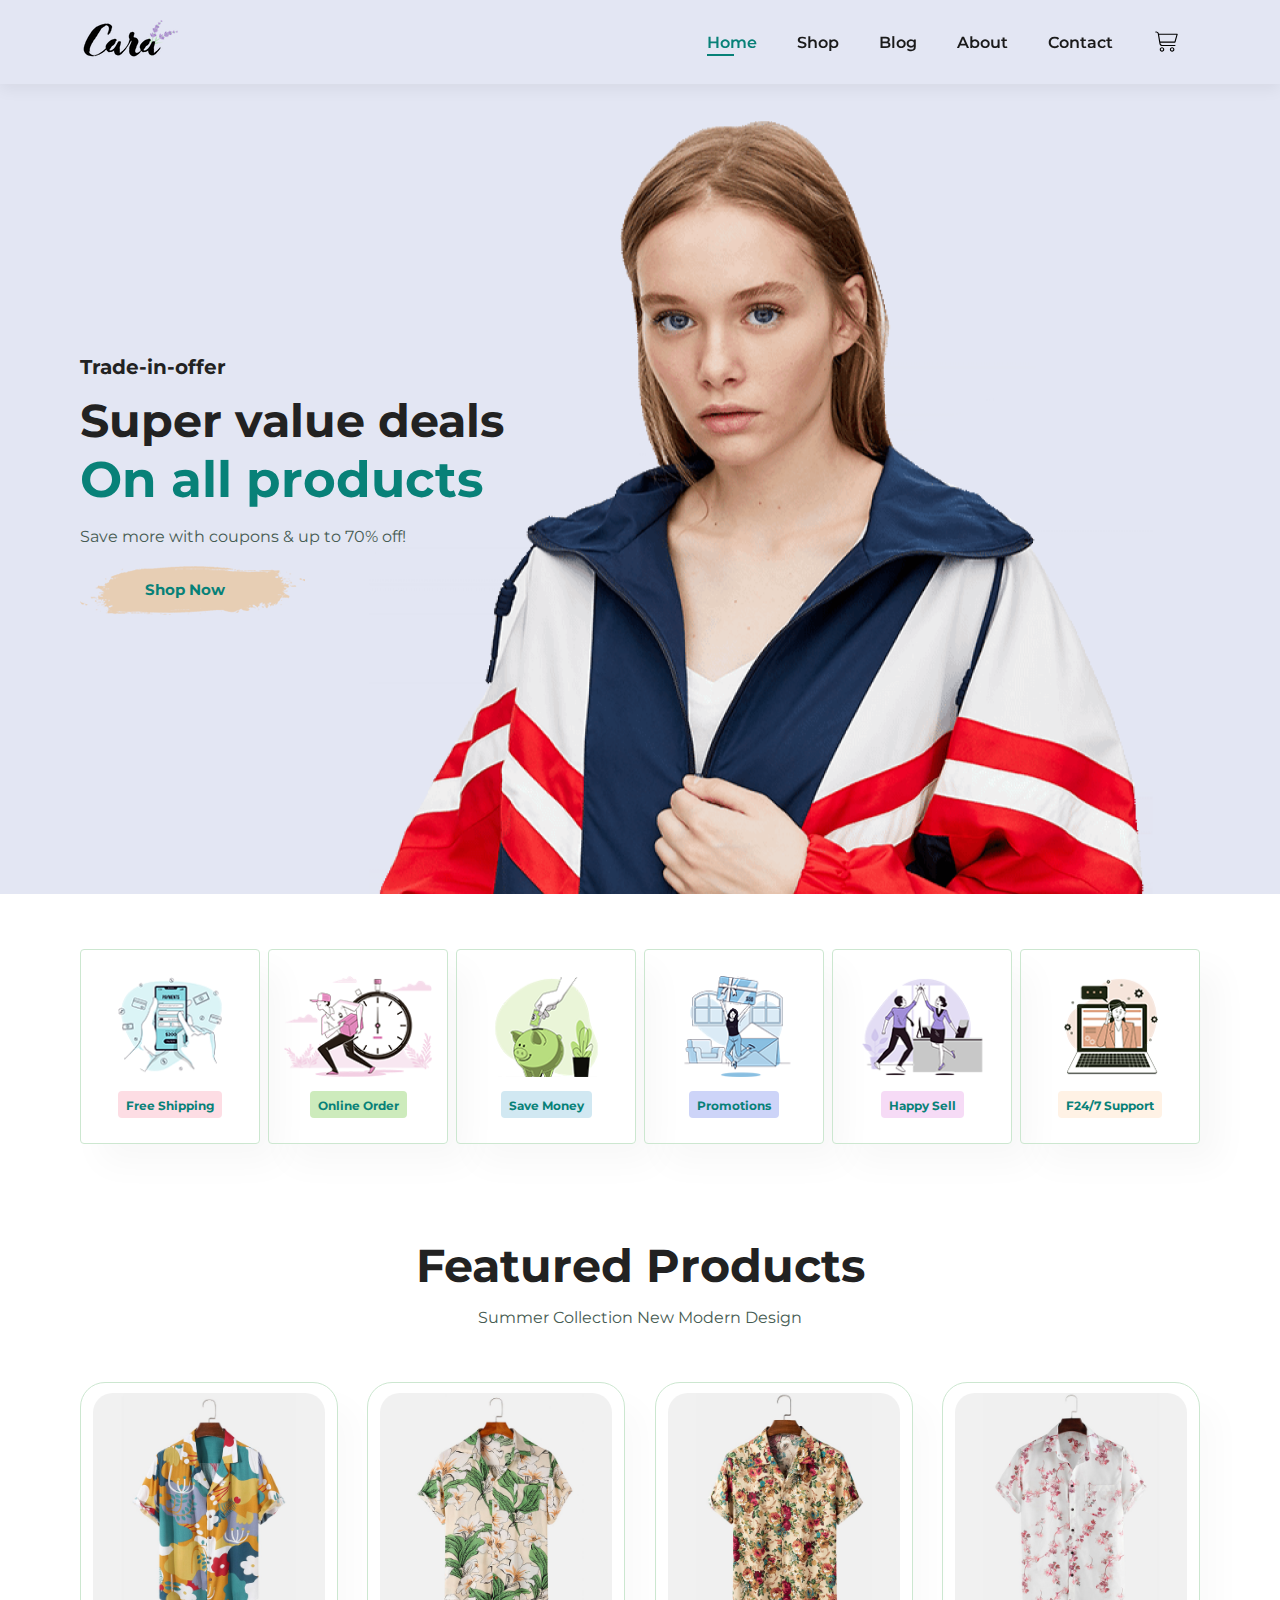
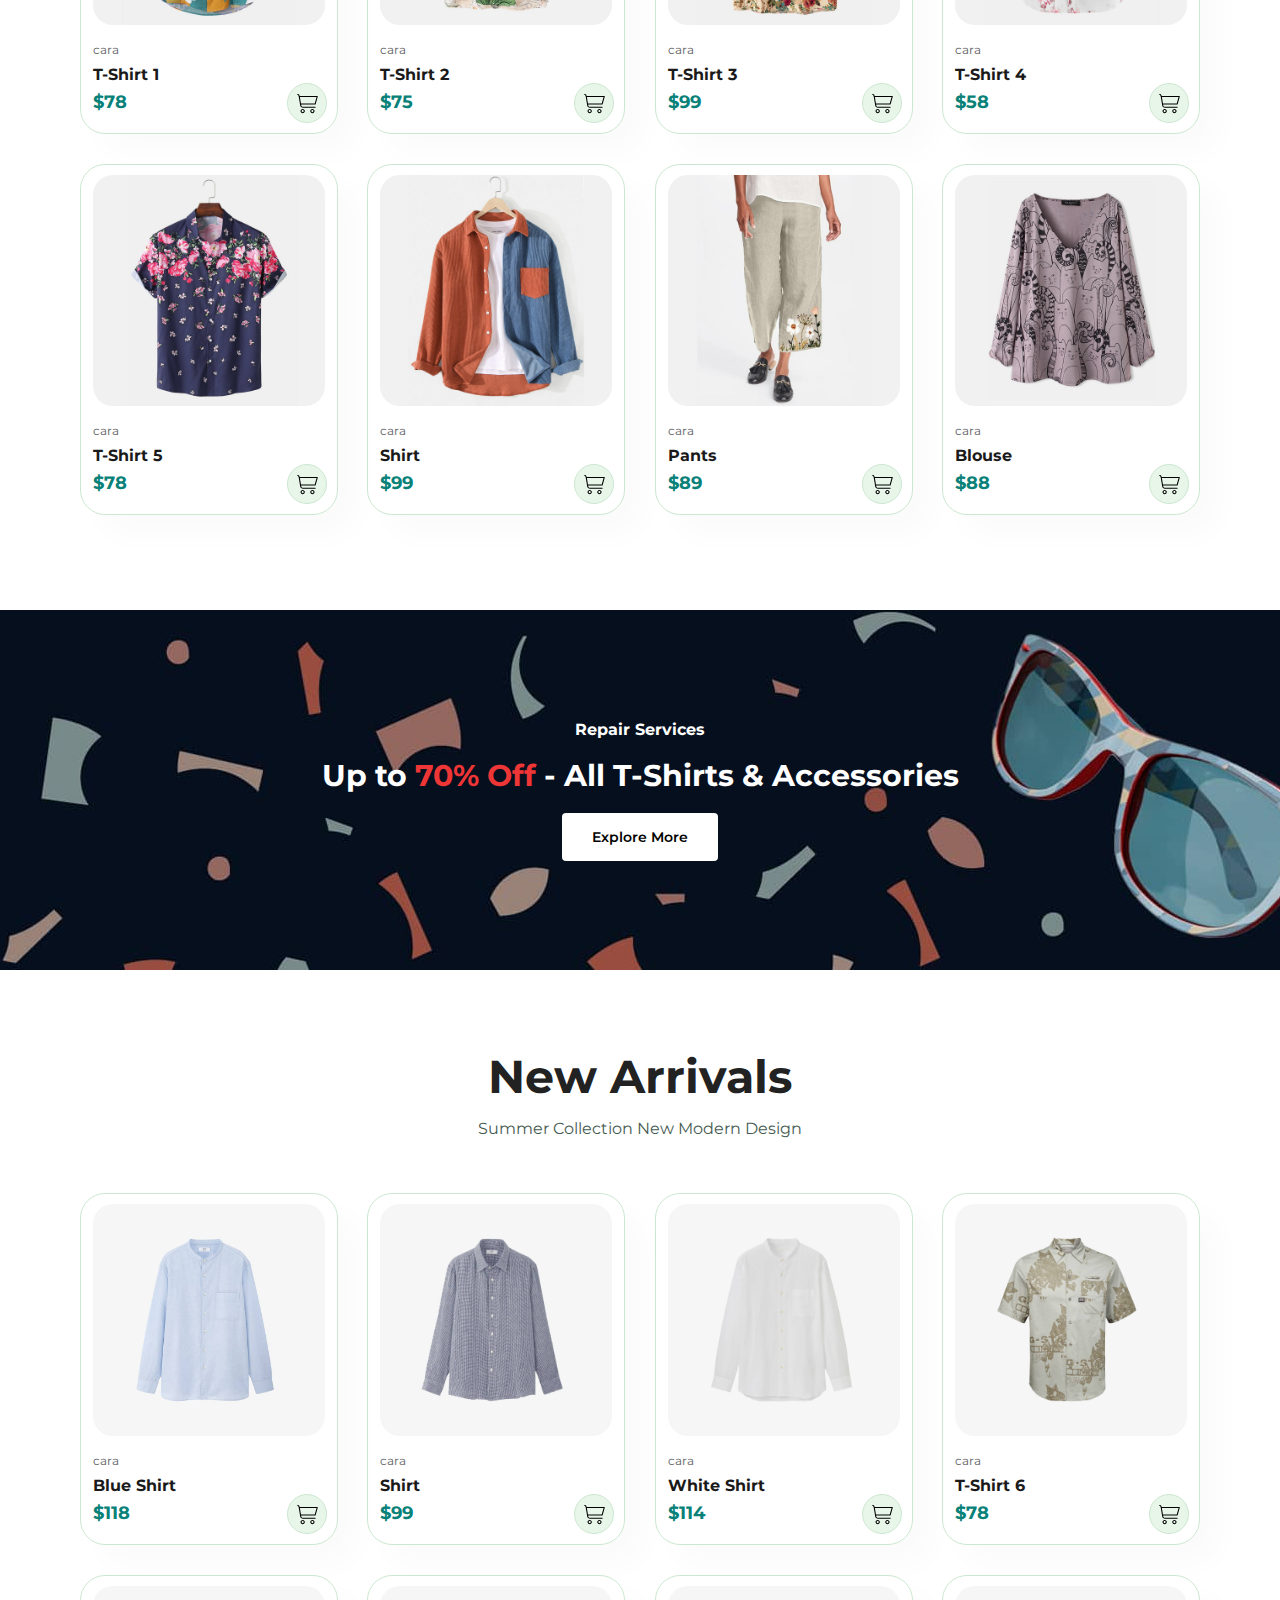
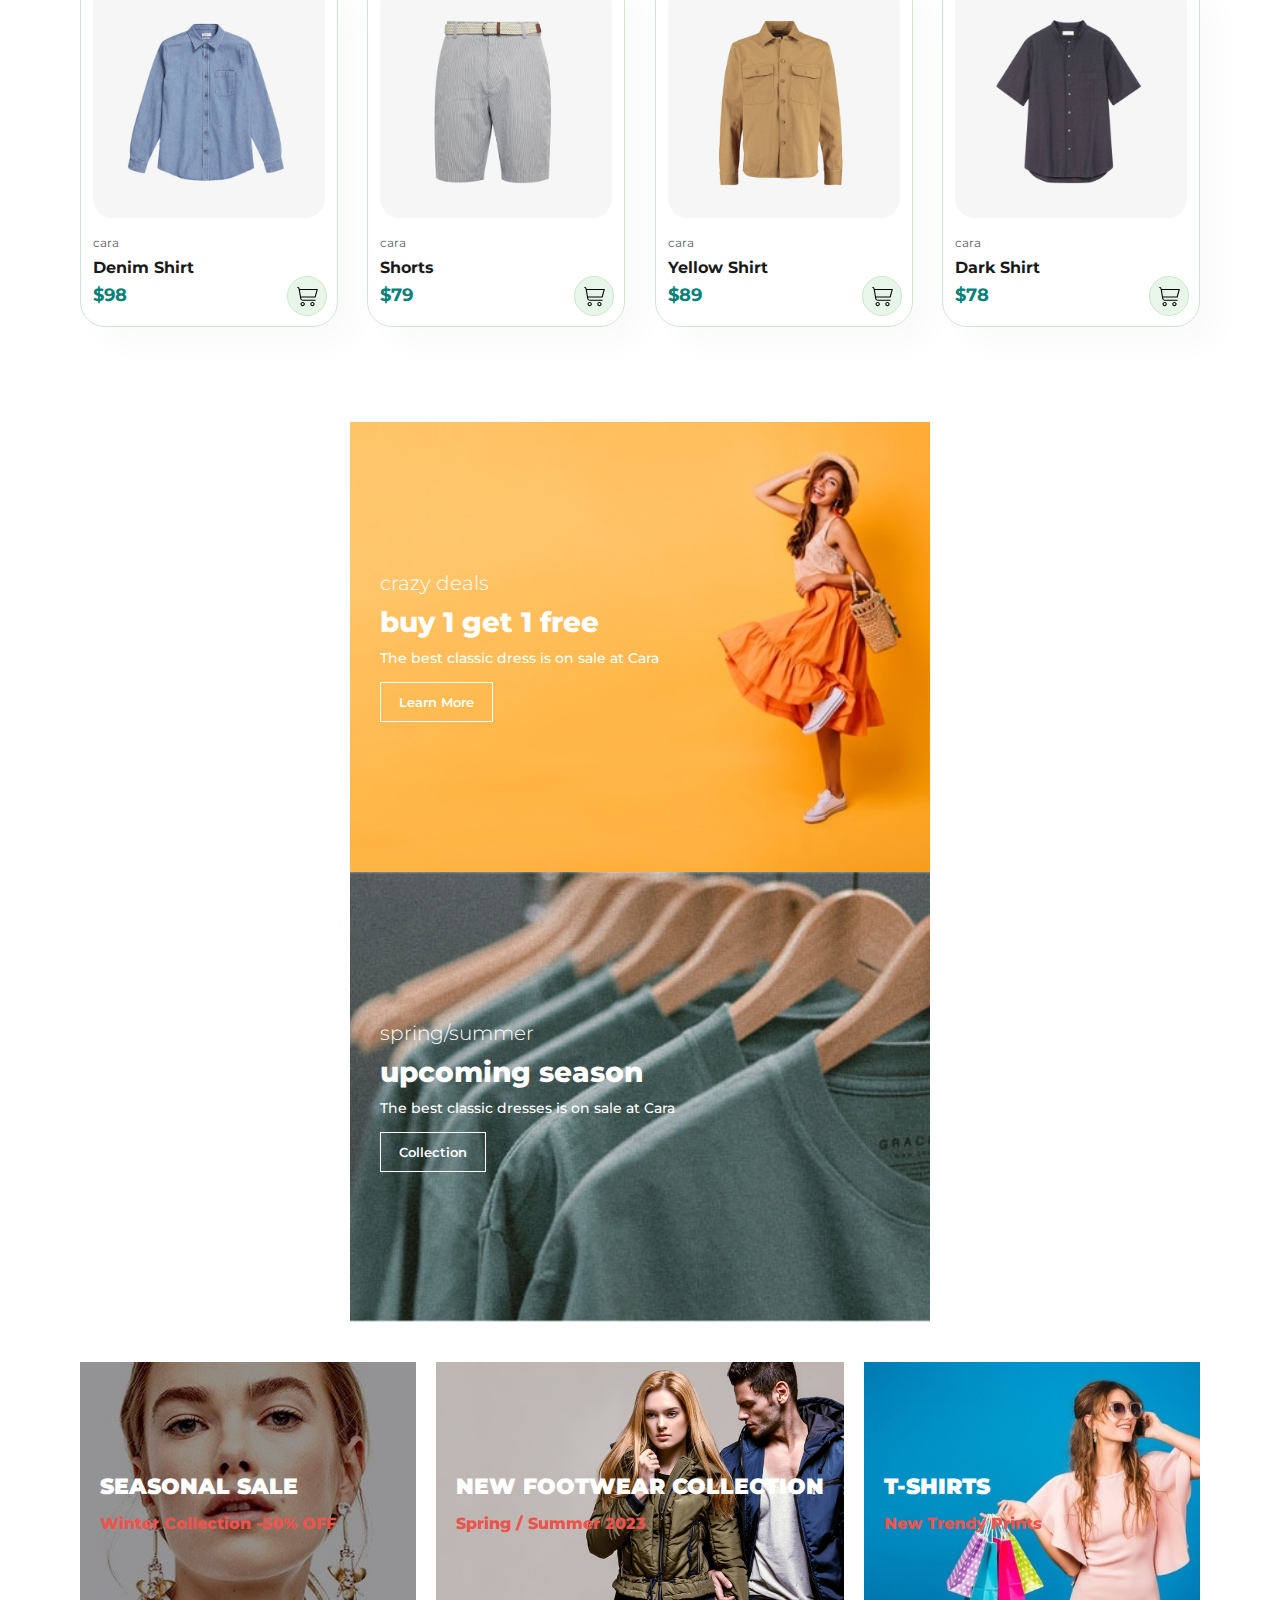
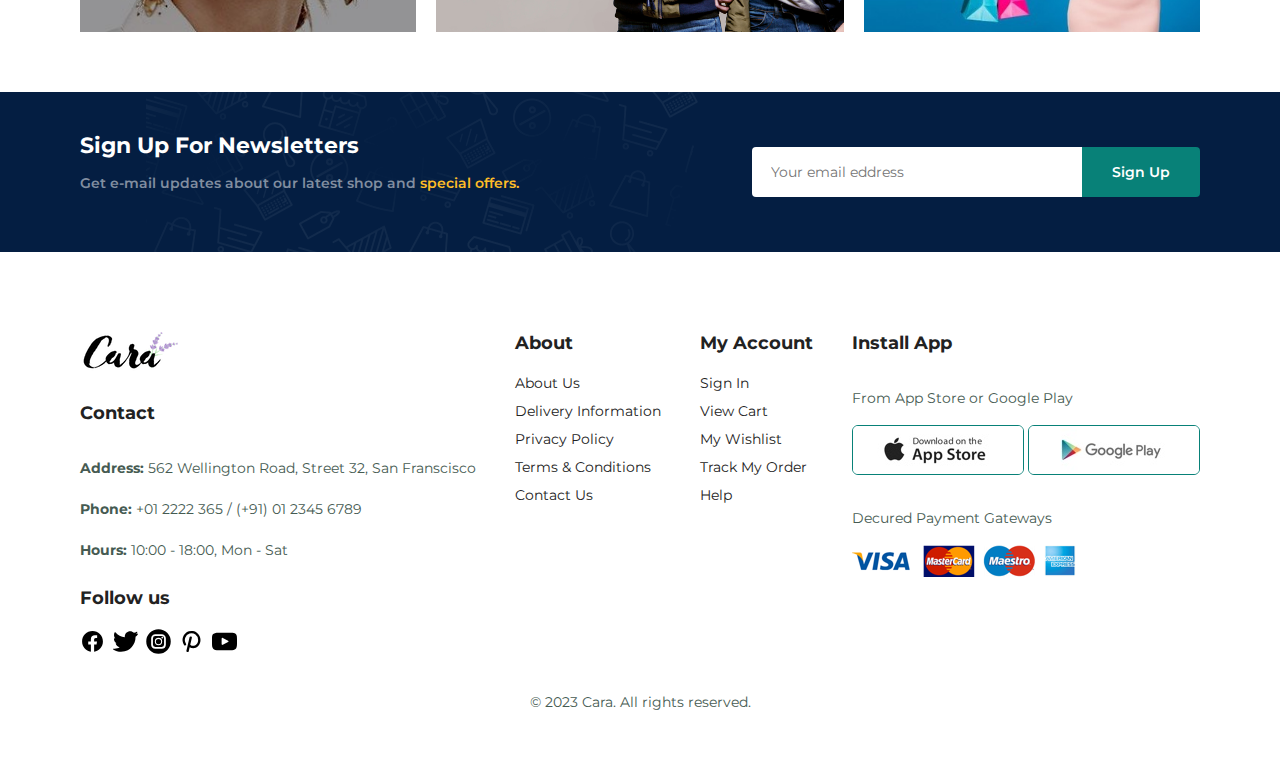
<file: index.html>
<!DOCTYPE html>
<html lang="en">

<head>
    <meta charset="UTF-8">
    <meta name="viewport" content="width=device-width, initial-scale=1.0">
    <title>Ecommerce Website</title>
    <link rel="stylesheet" href="style.css">
</head>

<body>

    <nav>
        <a href="index.html"><img src="/img/logo.png" alt="logo image" class="logo"></a>
        <ul id="navbar">
            <li><a class="active" href="index.html">Home</a></li>
            <li><a href="shop.html">Shop</a></li>
            <li><a href="blog.html">Blog</a></li>
            <li><a href="about.html">About</a></li>
            <li><a href="contact.html">Contact</a></li>
            <li id="lg-cart"><a href="cart.html"><img src="./img/icons/shopping-cart.svg" alt="cart icon"
                        class="icon cart-icon"></a></li>
            <a href="#" id="close">✖</a>
        </ul>
        <div id="mobile">
            <a href="cart.html"><img src="./img/icons/shopping-cart.svg" alt="cart icon" class="icon cart-icon"></a>
            <img src="./img/icons/hamburger-menu-icon.svg" alt="" class="icon" id="bar">
        </div>
    </nav>

    <section id="hero">
        <h4>Trade-in-offer</h4>
        <h2>Super value deals</h2>
        <h1>On all products</h1>
        <p>Save more with coupons & up to 70% off! </p>
        <button>Shop Now</button>
    </section>

    <section id="feature" class="section-p1">
        <div class="feature-box">
            <img src="./img/features/f1.png" alt="">
            <h6>Free Shipping</h6>
        </div>
        <div class="feature-box">
            <img src="./img/features/f2.png" alt="">
            <h6>Online Order</h6>
        </div>
        <div class="feature-box">
            <img src="./img/features/f3.png" alt="">
            <h6>Save Money</h6>
        </div>
        <div class="feature-box">
            <img src="./img/features/f4.png" alt="">
            <h6>Promotions</h6>
        </div>
        <div class="feature-box">
            <img src="./img/features/f5.png" alt="">
            <h6>Happy Sell</h6>
        </div>
        <div class="feature-box">
            <img src="./img/features/f6.png" alt="">
            <h6>F24/7 Support</h6>
        </div>
    </section>

    <section id="product1" class="section-p1">
        <h2>Featured Products</h2>
        <p>Summer Collection New Modern Design</p>
        <div class="products-container">
            <div class="product" id="1">
                <img src="./img/products/f1.jpg" alt="shirt">
                <div class="description">
                    <span>cara</span>
                    <h5>T-Shirt 1</h5>
                    <h4>$78</h4>
                </div>
                <button class="add-btn"><img src="./img/icons/shopping-cart.svg" alt="shopping cart icon" class="icon">
                </button>
            </div>
            <div class="product" id="2">
                <img src="./img/products/f2.jpg" alt="shirt">
                <div class="description">
                    <span>cara</span>
                    <h5>T-Shirt 2</h5>
                    <h4>$75</h4>
                </div>
                <button class="add-btn"><img src="./img/icons/shopping-cart.svg" alt="shopping cart icon" class="icon">
                </button>
            </div>
            <div class="product" id="3">
                <img src="./img/products/f3.jpg" alt="shirt">
                <div class="description">
                    <span>cara</span>
                    <h5>T-Shirt 3</h5>
                    <h4>$99</h4>
                </div>
                <button class="add-btn"><img src="./img/icons/shopping-cart.svg" alt="shopping cart icon" class="icon">
                </button>
            </div>
            <div class="product" id="4">
                <img src="./img/products/f4.jpg" alt="shirt">
                <div class="description">
                    <span>cara</span>
                    <h5>T-Shirt 4</h5>
                    <h4>$58</h4>
                </div>
                <button class="add-btn"><img src="./img/icons/shopping-cart.svg" alt="shopping cart icon" class="icon">
                </button>
            </div>
            <div class="product" id="5">
                <img src="./img/products/f5.jpg" alt="shirt">
                <div class="description">
                    <span>cara</span>
                    <h5>T-Shirt 5</h5>
                    <h4>$78</h4>
                </div>
                <button class="add-btn"><img src="./img/icons/shopping-cart.svg" alt="shopping cart icon" class="icon">
                </button>
            </div>
            <div class="product" id="6">
                <img src="./img/products/f6.jpg" alt="shirt">
                <div class="description">
                    <span>cara</span>
                    <h5>Shirt</h5>
                    <h4>$99</h4>
                </div>
                <button class="add-btn"><img src="./img/icons/shopping-cart.svg" alt="shopping cart icon" class="icon">
                </button>
            </div>
            <div class="product" id="7">
                <img src="./img/products/f7.jpg" alt="shirt">
                <div class="description">
                    <span>cara</span>
                    <h5>Pants</h5>
                    <h4>$89</h4>
                </div>
                <button class="add-btn"><img src="./img/icons/shopping-cart.svg" alt="shopping cart icon" class="icon">
                </button>
            </div>
            <div class="product" id="8">
                <img src="./img/products/f8.jpg" alt="shirt">
                <div class="description">
                    <span>cara</span>
                    <h5>Blouse</h5>
                    <h4>$88</h4>
                </div>
                <button class="add-btn"><img src="./img/icons/shopping-cart.svg" alt="shopping cart icon" class="icon">
                </button>
            </div>
        </div>
    </section>

    <section id="banner" class="section-m1">
        <h4>Repair Services</h4>
        <h2>Up to <span>70% Off</span> - All T-Shirts & Accessories</h2>
        <button class="normal">Explore More</button>
    </section>

    <section id="product1" class="section-p1">
        <h2>New Arrivals</h2>
        <p>Summer Collection New Modern Design</p>
        <div class="products-container">
            <div class="product" id="9">
                <img src="./img/products/n1.jpg" alt="shirt">
                <div class="description">
                    <span>cara</span>
                    <h5>Blue Shirt</h5>
                    <h4>$118</h4>
                </div>
                <button class="add-btn"><img src="./img/icons/shopping-cart.svg" alt="shopping cart icon" class="icon">
                </button>
            </div>
            <div class="product" id="10">
                <img src="./img/products/n2.jpg" alt="shirt">
                <div class="description">
                    <span>cara</span>
                    <h5>Shirt</h5>
                    <h4>$99</h4>
                </div>
                <button class="add-btn"><img src="./img/icons/shopping-cart.svg" alt="shopping cart icon" class="icon">
                </button>
            </div>
            <div class="product" id="11">
                <img src="./img/products/n3.jpg" alt="shirt">
                <div class="description">
                    <span>cara</span>
                    <h5>White Shirt</h5>
                    <h4>$114</h4>
                </div>
                <button class="add-btn"><img src="./img/icons/shopping-cart.svg" alt="shopping cart icon" class="icon">
                </button>
            </div>
            <div class="product" id="12">
                <img src="./img/products/n4.jpg" alt="shirt">
                <div class="description">
                    <span>cara</span>
                    <h5>T-Shirt 6</h5>
                    <h4>$78</h4>
                </div>
                <button class="add-btn"><img src="./img/icons/shopping-cart.svg" alt="shopping cart icon" class="icon">
                </button>
            </div>
            <div class="product" id="13">
                <img src="./img/products/n5.jpg" alt="shirt">
                <div class="description">
                    <span>cara</span>
                    <h5>Denim Shirt</h5>
                    <h4>$98</h4>
                </div>
                <button class="add-btn"><img src="./img/icons/shopping-cart.svg" alt="shopping cart icon" class="icon">
                </button>
            </div>
            <div class="product" id="14">
                <img src="./img/products/n6.jpg" alt="shirt">
                <div class="description">
                    <span>cara</span>
                    <h5>Shorts</h5>
                    <h4>$79</h4>
                </div>
                <button class="add-btn"><img src="./img/icons/shopping-cart.svg" alt="shopping cart icon" class="icon">
                </button>
            </div>
            <div class="product" id="15">
                <img src="./img/products/n7.jpg" alt="shirt">
                <div class="description">
                    <span>cara</span>
                    <h5>Yellow Shirt</h5>
                    <h4>$89</h4>
                </div>
                <button class="add-btn"><img src="./img/icons/shopping-cart.svg" alt="shopping cart icon" class="icon">
                </button>
            </div>
            <div class="product" id="16">
                <img src="./img/products/n8.jpg" alt="shirt">
                <div class="description">
                    <span>cara</span>
                    <h5>Dark Shirt</h5>
                    <h4>$78</h4>
                </div>
                <button class="add-btn"><img src="./img/icons/shopping-cart.svg" alt="shopping cart icon" class="icon">
                </button>
            </div>
        </div>
    </section>

    <section id="sm-banner" class="section-p1">
        <div class="banner-box">
            <h4>crazy deals</h4>
            <h2>buy 1 get 1 free</h2>
            <span>The best classic dress is on sale at Cara</span>
            <button class="white">Learn More</button>
        </div>
        <div class="banner-box banner-box2">
            <h4>spring/summer</h4>
            <h2>upcoming season</h2>
            <span>The best classic dresses is on sale at Cara</span>
            <button class="white">Collection</button>
        </div>
    </section>

    <section id="banner3">
        <div class="banner-box">
            <h2>SEASONAL SALE</h2>
            <h3>Winter Collection -50% OFF</h3>
        </div>
        <div class="banner-box banner-box2">
            <h2>NEW FOOTWEAR COLLECTION</h2>
            <h3>Spring / Summer 2023</h3>
        </div>
        <div class="banner-box banner-box3">
            <h2>T-SHIRTS</h2>
            <h3>New Trendy Prints</h3>
        </div>
    </section>

    <section id="newsletter" class="section-p1 section-m1">
        <div class="newstext">
            <h4>Sign Up For Newsletters</h4>
            <p>Get e-mail updates about our latest shop and <span>special offers.</span< /p>
        </div>
        <div class="form">
            <input type="text" placeholder="Your email eddress">
            <button class="normal">Sign Up</button>
        </div>
    </section>

    <footer class="section-p1">
        <div class="col">
            <img src="./img/logo.png" alt="logo" class="logo">
            <h4>Contact</h4>
            <p><strong>Address:</strong> 562 Wellington Road, Street 32, San Franscisco</p>
            <p><strong>Phone:</strong> +01 2222 365 / (+91) 01 2345 6789</p>
            <p><strong>Hours:</strong> 10:00 - 18:00, Mon - Sat</p>
            <div class="follow">
                <h4>Follow us</h4>
                <div class="icons">
                    <img src="./img/icons/facebook-circle.svg" alt="" class="icon">
                    <img src="./img/icons/twitter.svg" alt="" class="icon">
                    <img src="./img/icons/Instagram-Icon-09hnmc.svg" alt="" class="icon">
                    <img src="./img/icons/pinterest-logo-bold.svg" alt="" class="icon">
                    <img src="./img/icons/YouTube-Icon-Almost-Black-Logo.wine.svg" alt="" class="icon">
                </div>
            </div>
        </div>
        <div class="col">
            <h4>About</h4>
            <a href="#">About Us</a>
            <a href="#">Delivery Information</a>
            <a href="#">Privacy Policy</a>
            <a href="#">Terms & Conditions</a>
            <a href="#">Contact Us</a>
        </div>
        <div class="col">
            <h4>My Account</h4>
            <a href="#">Sign In</a>
            <a href="#">View Cart</a>
            <a href="#">My Wishlist</a>
            <a href="#">Track My Order</a>
            <a href="#">Help</a>
        </div>
        <div class="col install">
            <h4>Install App</h4>
            <p>From App Store or Google Play</p>
            <div class="row">
                <img src="./img/pay/app.jpg" alt="download on the app store">
                <img src="./img/pay/play.jpg" alt="Download on the google play">
            </div>
            <p>Decured Payment Gateways</p>
            <img src="./img/pay/pay.png" alt="">
        </div>
        <div class="copyright">
            <p>© 2023 Cara. All rights reserved.</p>
        </div>
    </footer>

    <script src="script.js"></script>
</body>

</html>
</file>
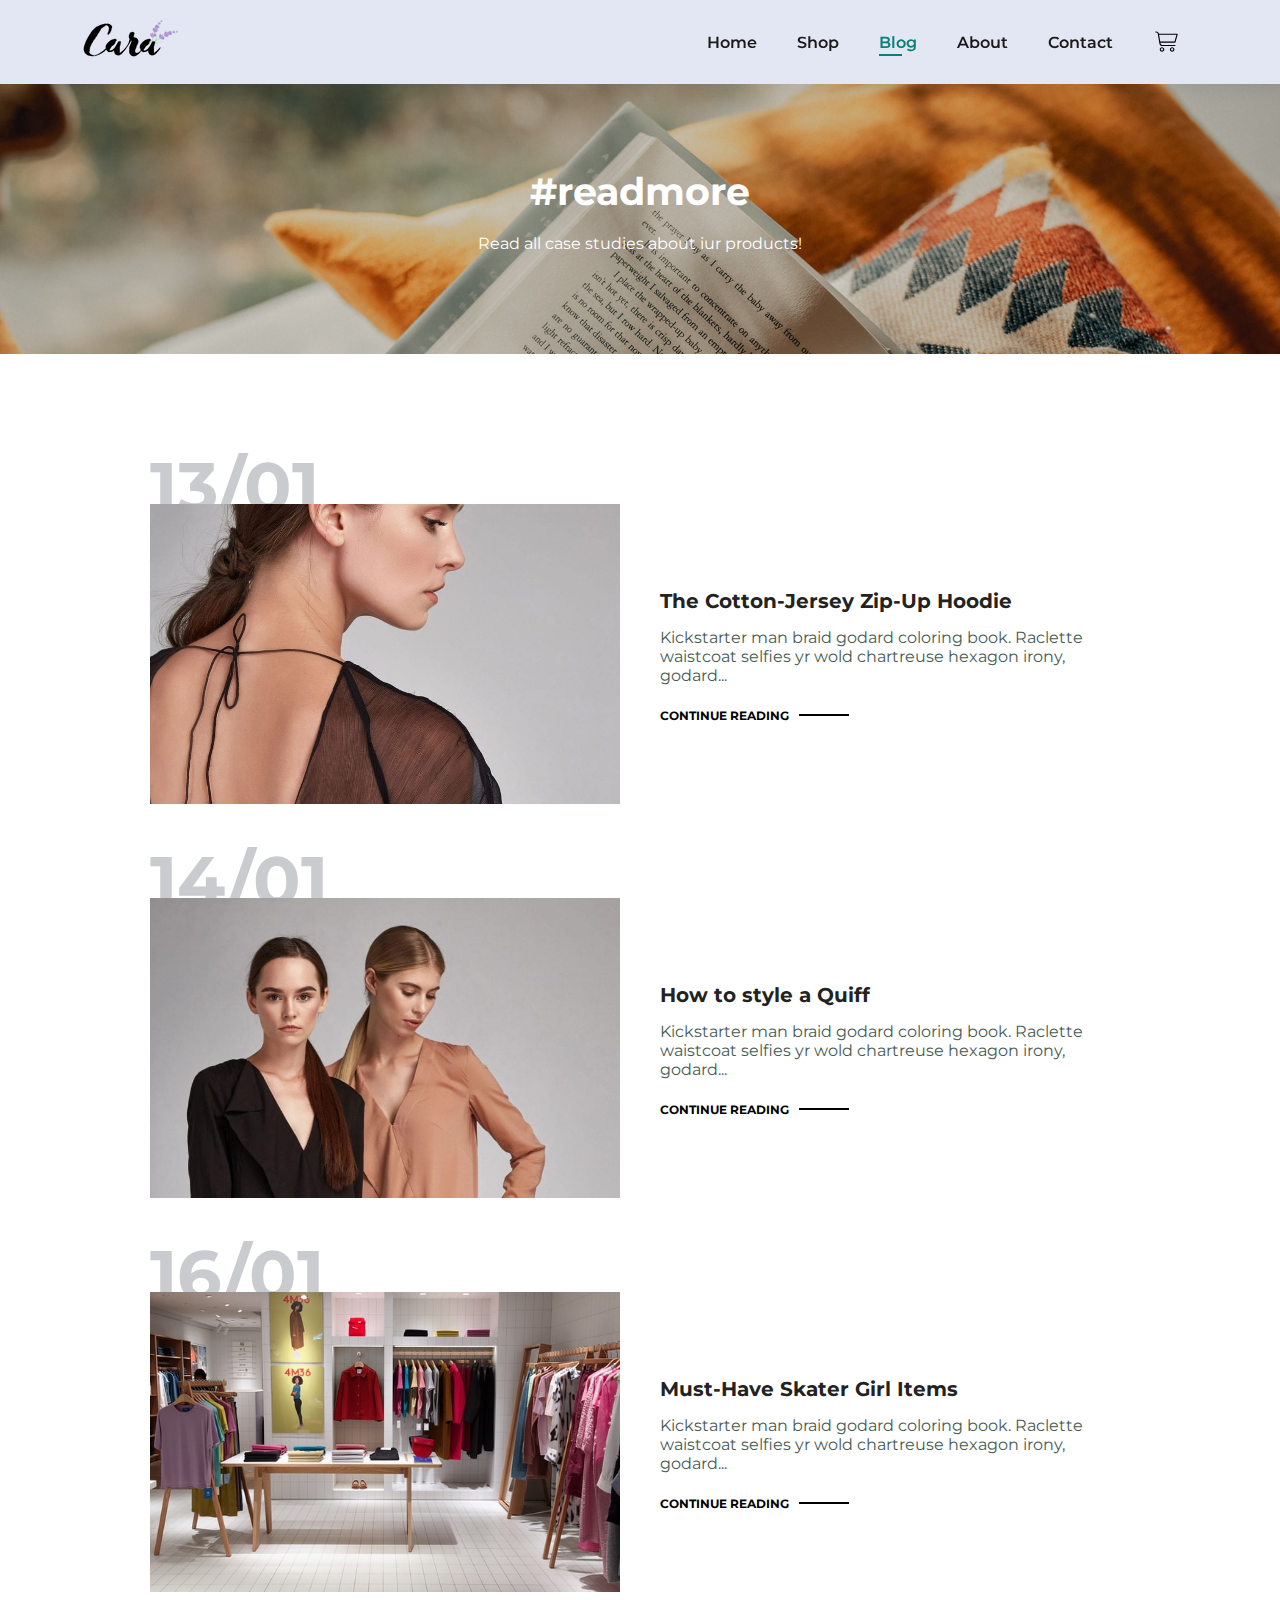
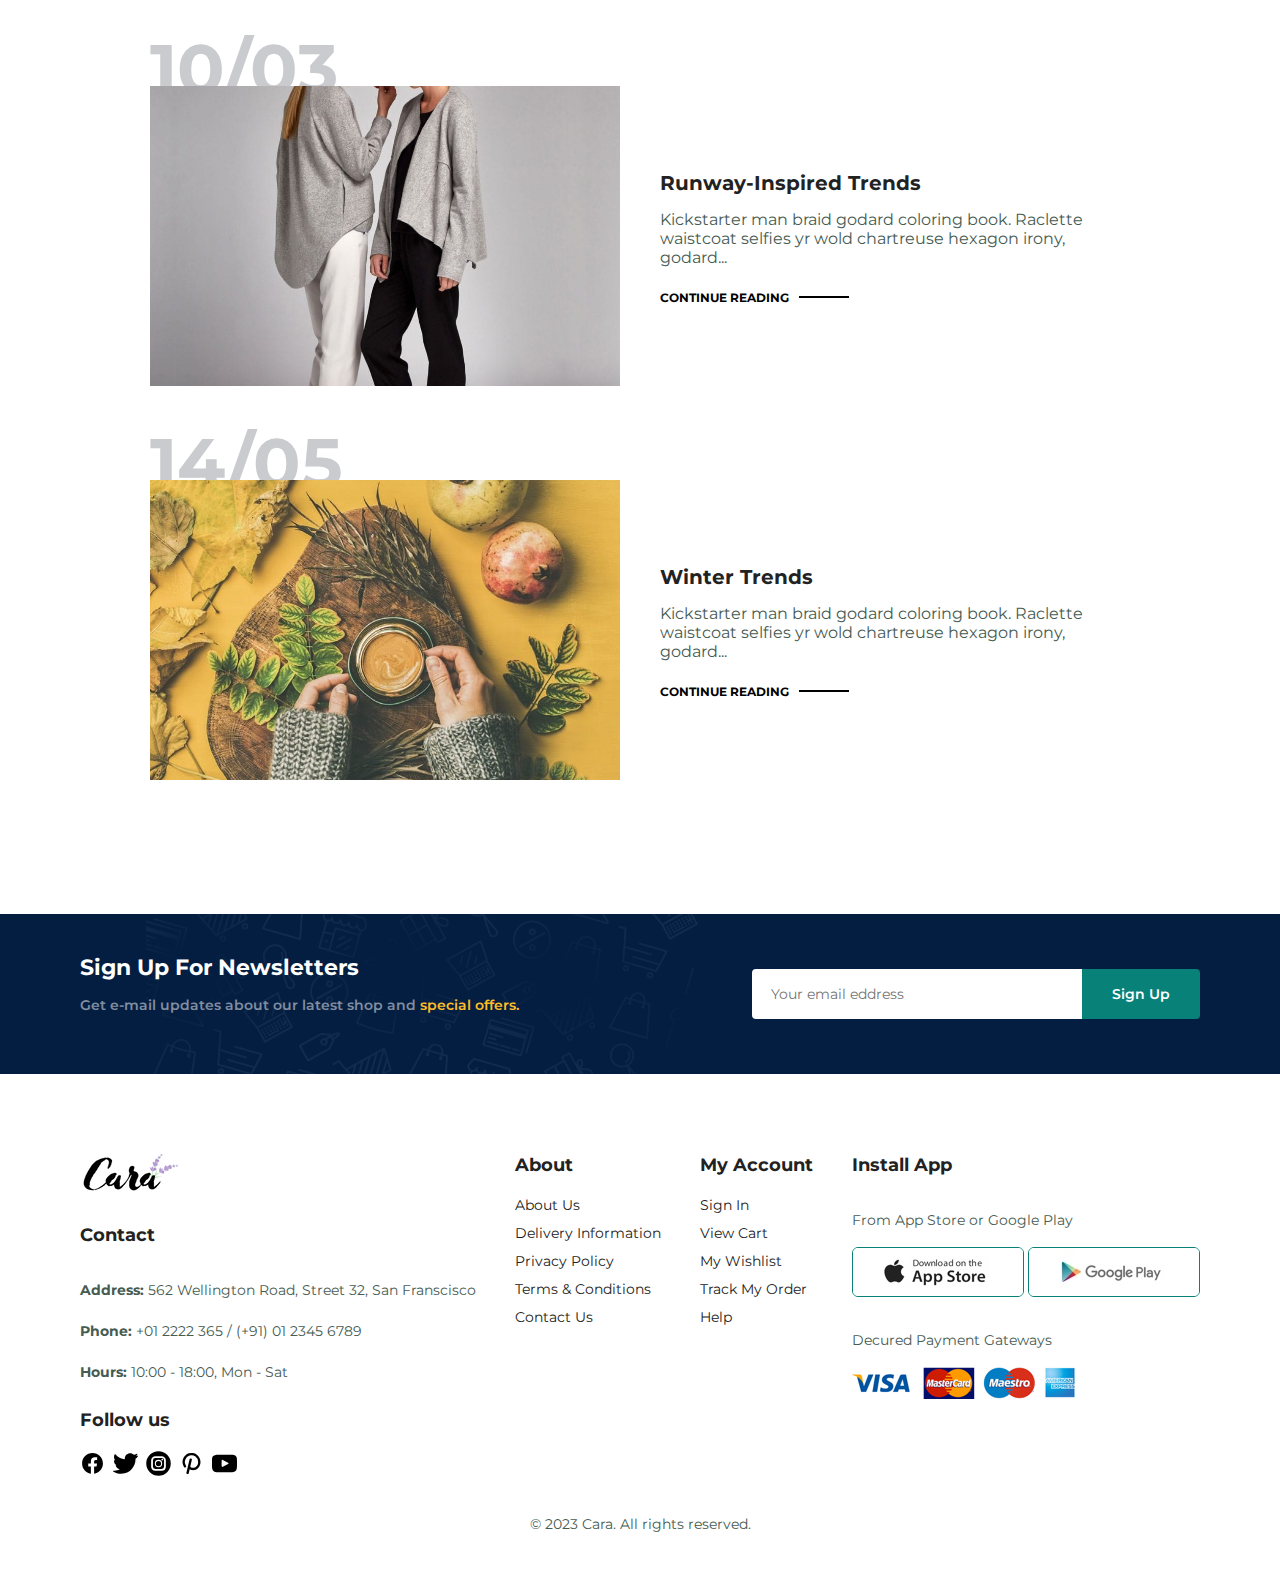
<file: blog.html>
<!DOCTYPE html>
<html lang="en">

<head>
    <meta charset="UTF-8">
    <meta name="viewport" content="width=device-width, initial-scale=1.0">
    <title>Ecommerce Website</title>
    <link rel="stylesheet" href="style.css">
</head>

<body>

    <nav>
        <a href="index.html"><img src="/img/logo.png" alt="logo image" class="logo"></a>
        <ul id="navbar">
            <li><a href="index.html">Home</a></li>
            <li><a href="shop.html">Shop</a></li>
            <li><a class="active" href="blog.html">Blog</a></li>
            <li><a href="about.html">About</a></li>
            <li><a href="contact.html">Contact</a></li>
            <li id="lg-cart"><a href="cart.html"><img src="./img/icons/shopping-cart.svg" alt="cart icon"
                        class="icon cart-icon"></a></li>
            <a href="#" id="close">✖</a>
        </ul>
        <div id="mobile">
            <a href="cart.html"><img src="./img/icons/shopping-cart.svg" alt="cart icon" class="icon cart-icon"></a>
            <img src="./img/icons/hamburger-menu-icon.svg" alt="" class="icon" id="bar">
        </div>
    </nav>

    <section id="page-header" class="blog-header">
        <h2>#readmore</h2>
        <p>Read all case studies about iur products! </p>
    </section>

    <section id="blog">
        <div class="blog-box">
            <div class="blog-image">
                <img src="img/blog/b1.jpg" alt="">
            </div>
            <div class="blog-details">
                <h4>The Cotton-Jersey Zip-Up Hoodie</h4>
                <p>Kickstarter man braid godard coloring book. Raclette waistcoat selfies yr wold chartreuse hexagon
                    irony, godard...</p>
                <a href="#">CONTINUE READING</a>
            </div>
            <h2>13/01</h2>
        </div>
        <div class="blog-box">
            <div class="blog-image">
                <img src="img/blog/b2.jpg" alt="">
            </div>
            <div class="blog-details">
                <h4>How to style a Quiff</h4>
                <p>Kickstarter man braid godard coloring book. Raclette waistcoat selfies yr wold chartreuse hexagon
                    irony, godard...</p>
                <a href="#">CONTINUE READING</a>
            </div>
            <h2>14/01</h2>
        </div>
        <div class="blog-box">
            <div class="blog-image">
                <img src="img/blog/b3.jpg" alt="">
            </div>
            <div class="blog-details">
                <h4>Must-Have Skater Girl Items</h4>
                <p>Kickstarter man braid godard coloring book. Raclette waistcoat selfies yr wold chartreuse hexagon
                    irony, godard...</p>
                <a href="#">CONTINUE READING</a>
            </div>
            <h2>16/01</h2>
        </div>
        <div class="blog-box">
            <div class="blog-image">
                <img src="img/blog/b4.jpg" alt="">
            </div>
            <div class="blog-details">
                <h4>Runway-Inspired Trends</h4>
                <p>Kickstarter man braid godard coloring book. Raclette waistcoat selfies yr wold chartreuse hexagon
                    irony, godard...</p>
                <a href="#">CONTINUE READING</a>
            </div>
            <h2>10/03</h2>
        </div>
        <div class="blog-box">
            <div class="blog-image">
                <img src="img/blog/b6.jpg" alt="">
            </div>
            <div class="blog-details">
                <h4> Winter Trends</h4>
                <p>Kickstarter man braid godard coloring book. Raclette waistcoat selfies yr wold chartreuse hexagon
                    irony, godard...</p>
                <a href="#">CONTINUE READING</a>
            </div>
            <h2>14/05</h2>
        </div>
    </section>

    <section id="newsletter" class="section-p1 section-m1">
        <div class="newstext">
            <h4>Sign Up For Newsletters</h4>
            <p>Get e-mail updates about our latest shop and <span>special offers.</span< /p>
        </div>
        <div class="form">
            <input type="text" placeholder="Your email eddress">
            <button class="normal">Sign Up</button>
        </div>
    </section>

    <footer class="section-p1">
        <div class="col">
            <img src="./img/logo.png" alt="logo" class="logo">
            <h4>Contact</h4>
            <p><strong>Address:</strong> 562 Wellington Road, Street 32, San Franscisco</p>
            <p><strong>Phone:</strong> +01 2222 365 / (+91) 01 2345 6789</p>
            <p><strong>Hours:</strong> 10:00 - 18:00, Mon - Sat</p>
            <div class="follow">
                <h4>Follow us</h4>
                <div class="icons">
                    <img src="./img/icons/facebook-circle.svg" alt="" class="icon">
                    <img src="./img/icons/twitter.svg" alt="" class="icon">
                    <img src="./img/icons/Instagram-Icon-09hnmc.svg" alt="" class="icon">
                    <img src="./img/icons/pinterest-logo-bold.svg" alt="" class="icon">
                    <img src="./img/icons/YouTube-Icon-Almost-Black-Logo.wine.svg" alt="" class="icon">
                </div>
            </div>
        </div>
        <div class="col">
            <h4>About</h4>
            <a href="#">About Us</a>
            <a href="#">Delivery Information</a>
            <a href="#">Privacy Policy</a>
            <a href="#">Terms & Conditions</a>
            <a href="#">Contact Us</a>
        </div>
        <div class="col">
            <h4>My Account</h4>
            <a href="#">Sign In</a>
            <a href="#">View Cart</a>
            <a href="#">My Wishlist</a>
            <a href="#">Track My Order</a>
            <a href="#">Help</a>
        </div>
        <div class="col install">
            <h4>Install App</h4>
            <p>From App Store or Google Play</p>
            <div class="row">
                <img src="./img/pay/app.jpg" alt="download on the app store">
                <img src="./img/pay/play.jpg" alt="Download on the google play">
            </div>
            <p>Decured Payment Gateways</p>
            <img src="./img/pay/pay.png" alt="">
        </div>
        <div class="copyright">
            <p>© 2023 Cara. All rights reserved.</p>
        </div>
    </footer>

    <script src="script.js"></script>
</body>

</html>
</file>
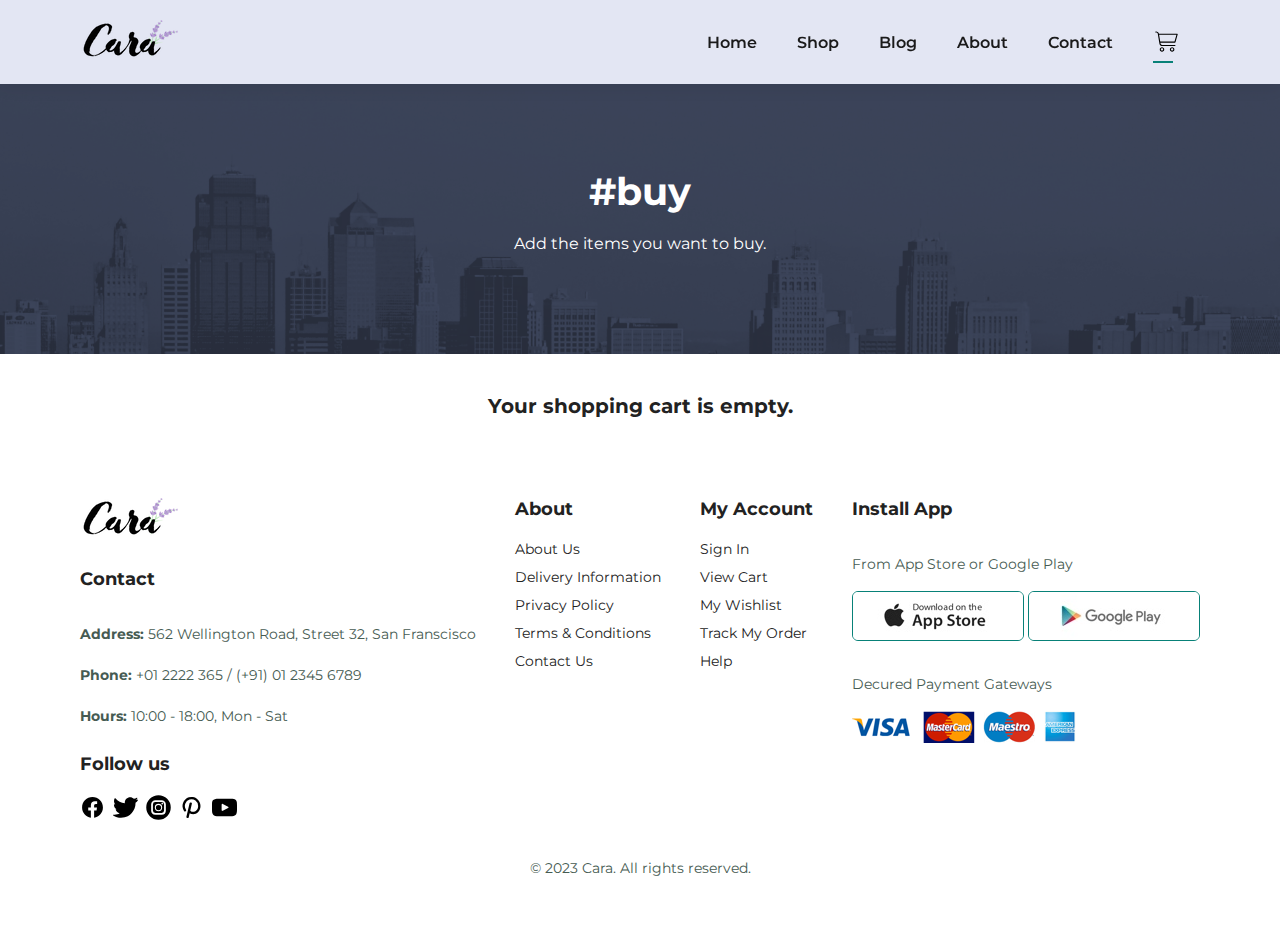
<file: cart.html>
<!DOCTYPE html>
<html lang="en">

<head>
    <meta charset="UTF-8">
    <meta name="viewport" content="width=device-width, initial-scale=1.0">
    <title>Ecommerce Website</title>
    <link rel="stylesheet" href="style.css">
</head>

<body>

    <nav>
        <a href="index.html"><img src="/img/logo.png" alt="logo image" class="logo"></a>
        <ul id="navbar">
            <li><a href="index.html">Home</a></li>
            <li><a href="shop.html">Shop</a></li>
            <li><a href="blog.html">Blog</a></li>
            <li><a href="about.html">About</a></li>
            <li><a href="contact.html">Contact</a></li>
            <li id="lg-cart"><a class="active" href="cart.html"><img src="./img/icons/shopping-cart.svg" alt="cart icon"
                        class="icon cart-icon"></a></li>
            <a href="#" id="close">✖</a>
        </ul>
        <div id="mobile">
            <a href="cart.html"><img src="./img/icons/shopping-cart.svg" alt="cart icon" class="icon cart-icon"></a>
            <img src="./img/icons/hamburger-menu-icon.svg" alt="" class="icon" id="bar">
        </div>
    </nav>

    <section id="page-header" class="about-header">
        <h2>#buy</h2>
        <p>Add the items you want to buy.</p>
    </section>

    <section id="cart" class="section-p1">
        <h4 class="">Your shopping cart is empty.</h4>
        <div class="cart-row hidden">
            <span class="cart-item cart-header cart-column">ITEM</span>
            <span class="cart-price cart-header cart-column">PRICE</span>
            <span class="cart-quantity cart-header cart-column">QUANTITY</span>
        </div>
        <div class="cart-items">

        </div>
        <div class="cart-total hidden">
            <strong class="cart-total-title">Total</strong>
            <span class="cart-total-price">$0</span>
        </div>
        <div>
            <button type="button" class="btn btn-primary btn-purchase hidden">PURCHASE</button>
        </div>
    </section>

    <footer class="section-p1">
        <div class="col">
            <img src="./img/logo.png" alt="logo" class="logo">
            <h4>Contact</h4>
            <p><strong>Address:</strong> 562 Wellington Road, Street 32, San Franscisco</p>
            <p><strong>Phone:</strong> +01 2222 365 / (+91) 01 2345 6789</p>
            <p><strong>Hours:</strong> 10:00 - 18:00, Mon - Sat</p>
            <div class="follow">
                <h4>Follow us</h4>
                <div class="icons">
                    <img src="./img/icons/facebook-circle.svg" alt="" class="icon">
                    <img src="./img/icons/twitter.svg" alt="" class="icon">
                    <img src="./img/icons/Instagram-Icon-09hnmc.svg" alt="" class="icon">
                    <img src="./img/icons/pinterest-logo-bold.svg" alt="" class="icon">
                    <img src="./img/icons/YouTube-Icon-Almost-Black-Logo.wine.svg" alt="" class="icon">
                </div>
            </div>
        </div>
        <div class="col">
            <h4>About</h4>
            <a href="#">About Us</a>
            <a href="#">Delivery Information</a>
            <a href="#">Privacy Policy</a>
            <a href="#">Terms & Conditions</a>
            <a href="#">Contact Us</a>
        </div>
        <div class="col">
            <h4>My Account</h4>
            <a href="#">Sign In</a>
            <a href="#">View Cart</a>
            <a href="#">My Wishlist</a>
            <a href="#">Track My Order</a>
            <a href="#">Help</a>
        </div>
        <div class="col install">
            <h4>Install App</h4>
            <p>From App Store or Google Play</p>
            <div class="row">
                <img src="./img/pay/app.jpg" alt="download on the app store">
                <img src="./img/pay/play.jpg" alt="Download on the google play">
            </div>
            <p>Decured Payment Gateways</p>
            <img src="./img/pay/pay.png" alt="">
        </div>
        <div class="copyright">
            <p>© 2023 Cara. All rights reserved.</p>
        </div>
    </footer>

    <script src="script.js"></script>
</body>

</html>
</file>
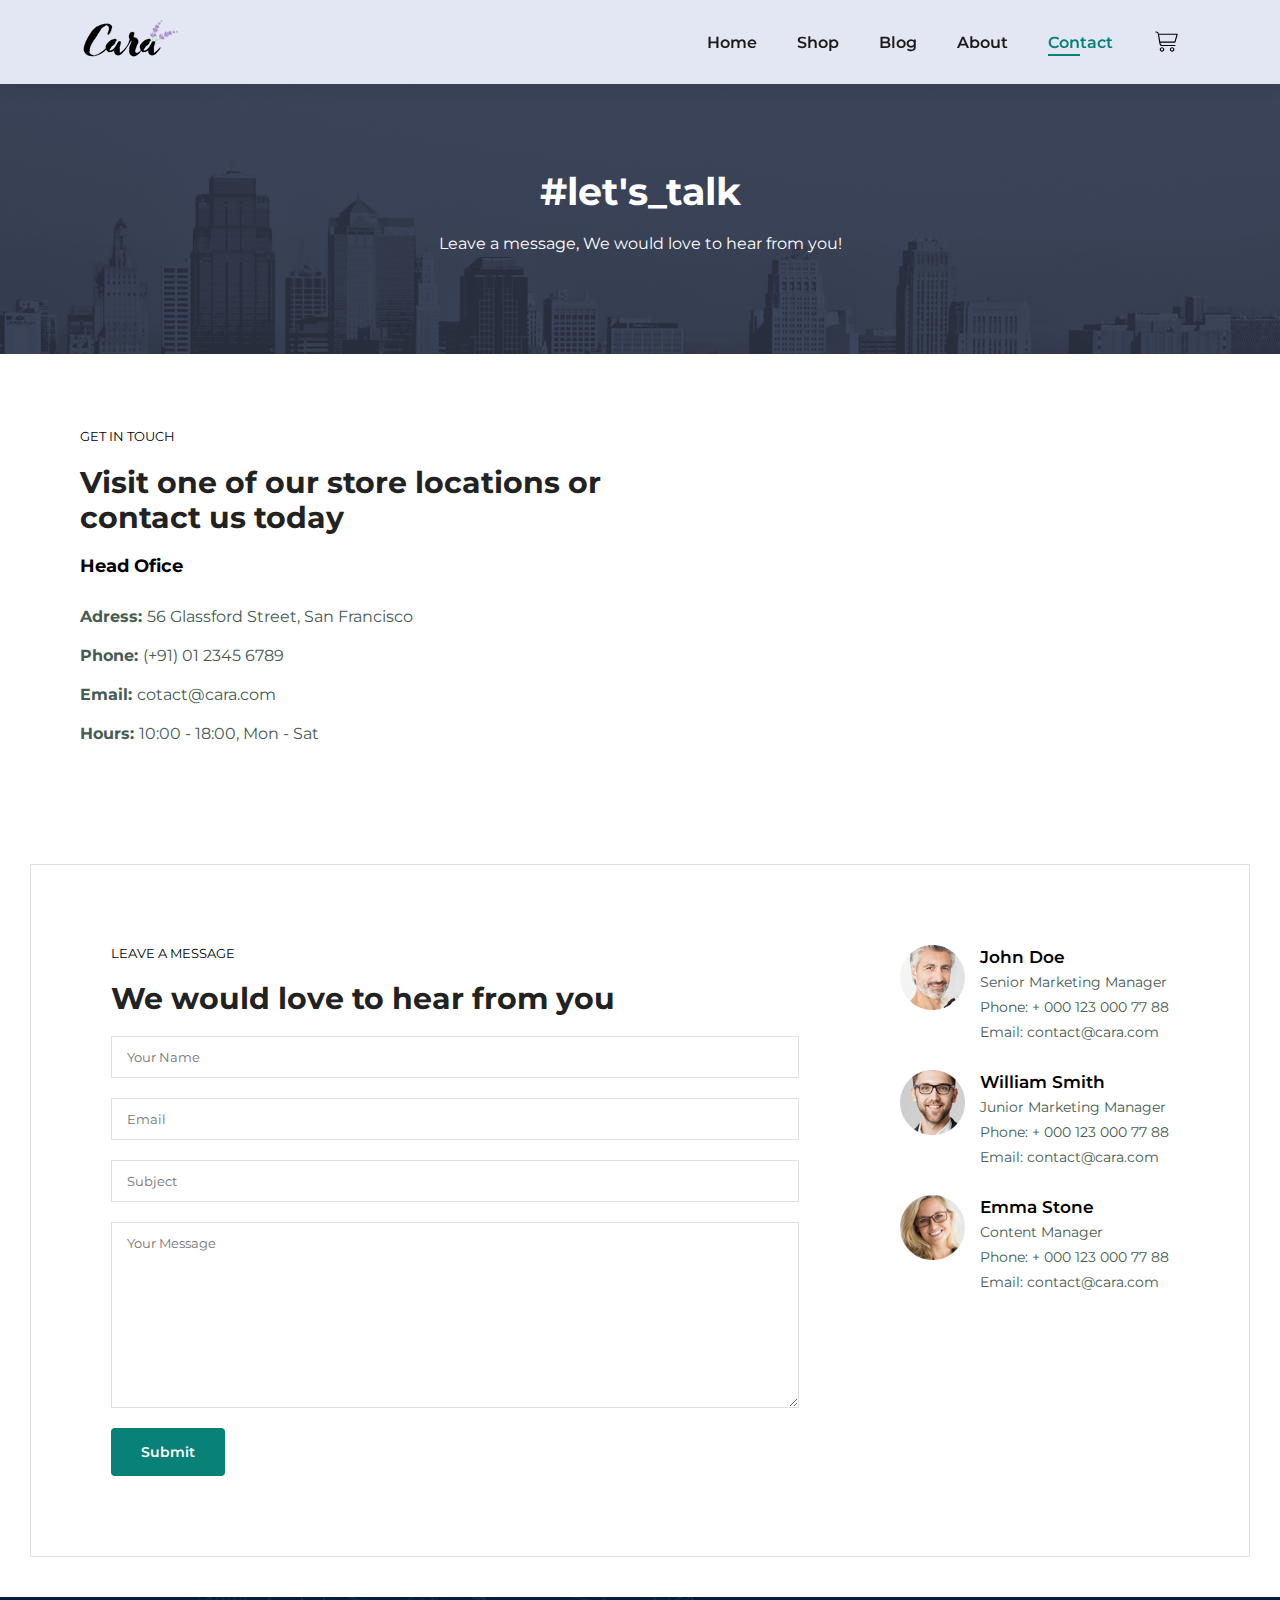
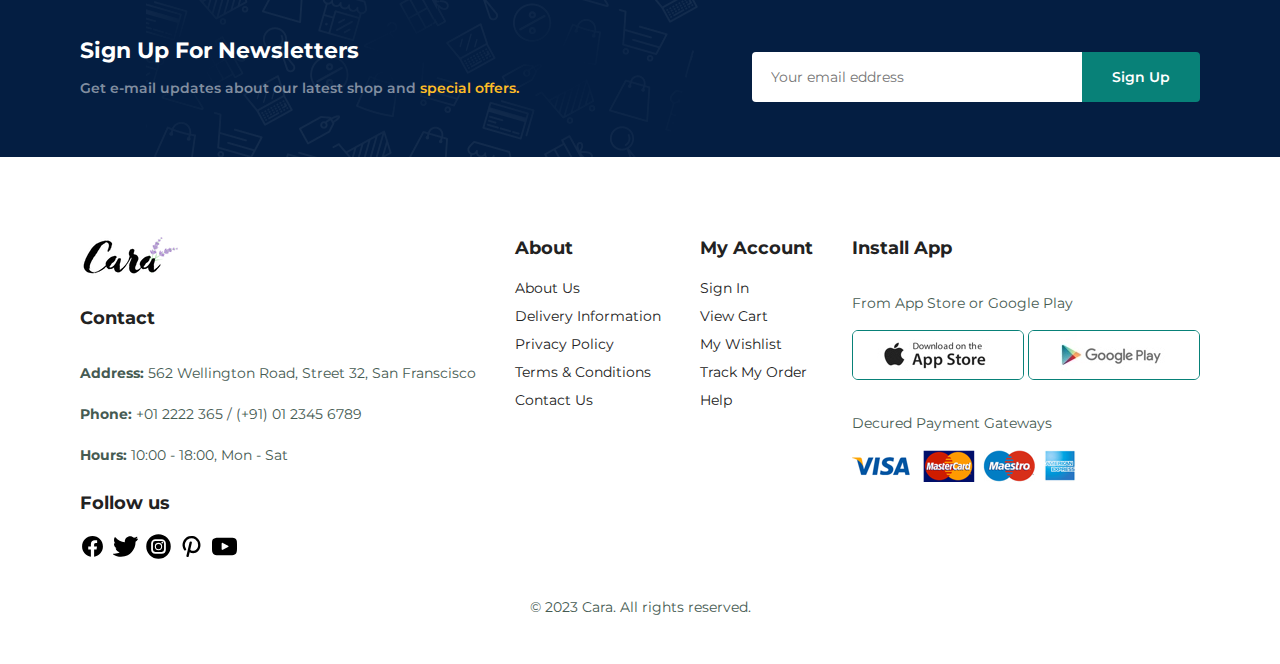
<file: contact.html>
<!DOCTYPE html>
<html lang="en">

<head>
    <meta charset="UTF-8">
    <meta name="viewport" content="width=device-width, initial-scale=1.0">
    <title>Ecommerce Website</title>
    <link rel="stylesheet" href="style.css">
</head>

<body>

    <nav>
        <a href="#"><img src="/img/logo.png" alt="logo image" class="logo"></a>
        <ul id="navbar">
            <li><a href="index.html">Home</a></li>
            <li><a href="shop.html">Shop</a></li>
            <li><a href="blog.html">Blog</a></li>
            <li><a href="about.html">About</a></li>
            <li><a class="active" href="contact.html">Contact</a></li>
            <li id="lg-cart"><a href="cart.html"><img src="./img/icons/shopping-cart.svg" alt="cart icon"
                        class="icon cart-icon"></a></li>
            <a href="#" id="close">✖</a>
        </ul>
        <div id="mobile">
            <a href="cart.html"><img src="./img/icons/shopping-cart.svg" alt="cart icon" class="icon cart-icon"></a>
            <img src="./img/icons/hamburger-menu-icon.svg" alt="" class="icon" id="bar">
        </div>
    </nav>

    <section id="page-header" class="about-header">
        <h2>#let's_talk</h2>
        <p>Leave a message, We would love to hear from you!</p>
    </section>

    <section id="contact-details" class="section-p1">
        <div class="details">
            <span>GET IN TOUCH</span>
            <h2>Visit one of our store locations or contact us today</h2>
            <h3>Head Ofice</h3>
            <div>
                <p><b>Adress: </b>56 Glassford Street, San Francisco</p>
                <p><b>Phone: </b>(+91) 01 2345 6789</p>
                <p><b>Email: </b>cotact@cara.com</p>
                <p><b>Hours: </b>10:00 - 18:00, Mon - Sat</p>
            </div>
        </div>
        <div class="map">
            <iframe
                src="https://www.google.com/maps/embed?pb=!1m18!1m12!1m3!1d50482.37041280383!2d-122.503357531013!3d37.73966844872899!2m3!1f0!2f0!3f0!3m2!1i1024!2i768!4f13.1!3m3!1m2!1s0x808f7dba4ee0ce43%3A0xfd79b6f3fdc04aeb!2sStonestown%20Galleria!5e0!3m2!1suk!2sua!4v1688320227654!5m2!1suk!2sua"
                width="600" height="450" style="border:0;" allowfullscreen="" loading="lazy"
                referrerpolicy="no-referrer-when-downgrade"></iframe>
        </div>
    </section>

    <section id="form-details">
        <form action="">
            <span>LEAVE A MESSAGE</span>
            <h2>We would love to hear from you</h2>
            <input type="text" placeholder="Your Name">
            <input type="email" placeholder="Email">
            <input type="text" placeholder="Subject">
            <textarea name="" id="" cols="30" rows="10" placeholder="Your Message"></textarea>
            <button class="normal">Submit</button>
        </form>
        <div class="people">
            <div>
                <img src="img/people/1.png" alt="">
                <p><span>John Doe</span> Senior Marketing Manager <br> Phone: + 000 123 000 77 88 <br> Email: contact@cara.com</p>
            </div>
            <div>
                <img src="img/people/2.png" alt="">
                <p><span>William Smith</span> Junior Marketing Manager <br> Phone: + 000 123 000 77 88 <br> Email: contact@cara.com</p>
            </div>
            <div>
                <img src="img/people/3.png" alt="">
                <p><span>Emma Stone</span> Content Manager <br> Phone: + 000 123 000 77 88 <br> Email: contact@cara.com</p>
            </div>
        </div>
    </section>

    <section id="newsletter" class="section-p1 section-m1">
        <div class="newstext">
            <h4>Sign Up For Newsletters</h4>
            <p>Get e-mail updates about our latest shop and <span>special offers.</span< /p>
        </div>
        <div class="form">
            <input type="text" placeholder="Your email eddress">
            <button class="normal">Sign Up</button>
        </div>
    </section>

    <footer class="section-p1">
        <div class="col">
            <img src="./img/logo.png" alt="logo" class="logo">
            <h4>Contact</h4>
            <p><strong>Address:</strong> 562 Wellington Road, Street 32, San Franscisco</p>
            <p><strong>Phone:</strong> +01 2222 365 / (+91) 01 2345 6789</p>
            <p><strong>Hours:</strong> 10:00 - 18:00, Mon - Sat</p>
            <div class="follow">
                <h4>Follow us</h4>
                <div class="icons">
                    <img src="./img/icons/facebook-circle.svg" alt="" class="icon">
                    <img src="./img/icons/twitter.svg" alt="" class="icon">
                    <img src="./img/icons/Instagram-Icon-09hnmc.svg" alt="" class="icon">
                    <img src="./img/icons/pinterest-logo-bold.svg" alt="" class="icon">
                    <img src="./img/icons/YouTube-Icon-Almost-Black-Logo.wine.svg" alt="" class="icon">
                </div>
            </div>
        </div>
        <div class="col">
            <h4>About</h4>
            <a href="#">About Us</a>
            <a href="#">Delivery Information</a>
            <a href="#">Privacy Policy</a>
            <a href="#">Terms & Conditions</a>
            <a href="#">Contact Us</a>
        </div>
        <div class="col">
            <h4>My Account</h4>
            <a href="#">Sign In</a>
            <a href="#">View Cart</a>
            <a href="#">My Wishlist</a>
            <a href="#">Track My Order</a>
            <a href="#">Help</a>
        </div>
        <div class="col install">
            <h4>Install App</h4>
            <p>From App Store or Google Play</p>
            <div class="row">
                <img src="./img/pay/app.jpg" alt="download on the app store">
                <img src="./img/pay/play.jpg" alt="Download on the google play">
            </div>
            <p>Decured Payment Gateways</p>
            <img src="./img/pay/pay.png" alt="">
        </div>
        <div class="copyright">
            <p>© 2023 Cara. All rights reserved.</p>
        </div>
    </footer>

    <script src="script.js"></script>
</body>

</html>
</file>
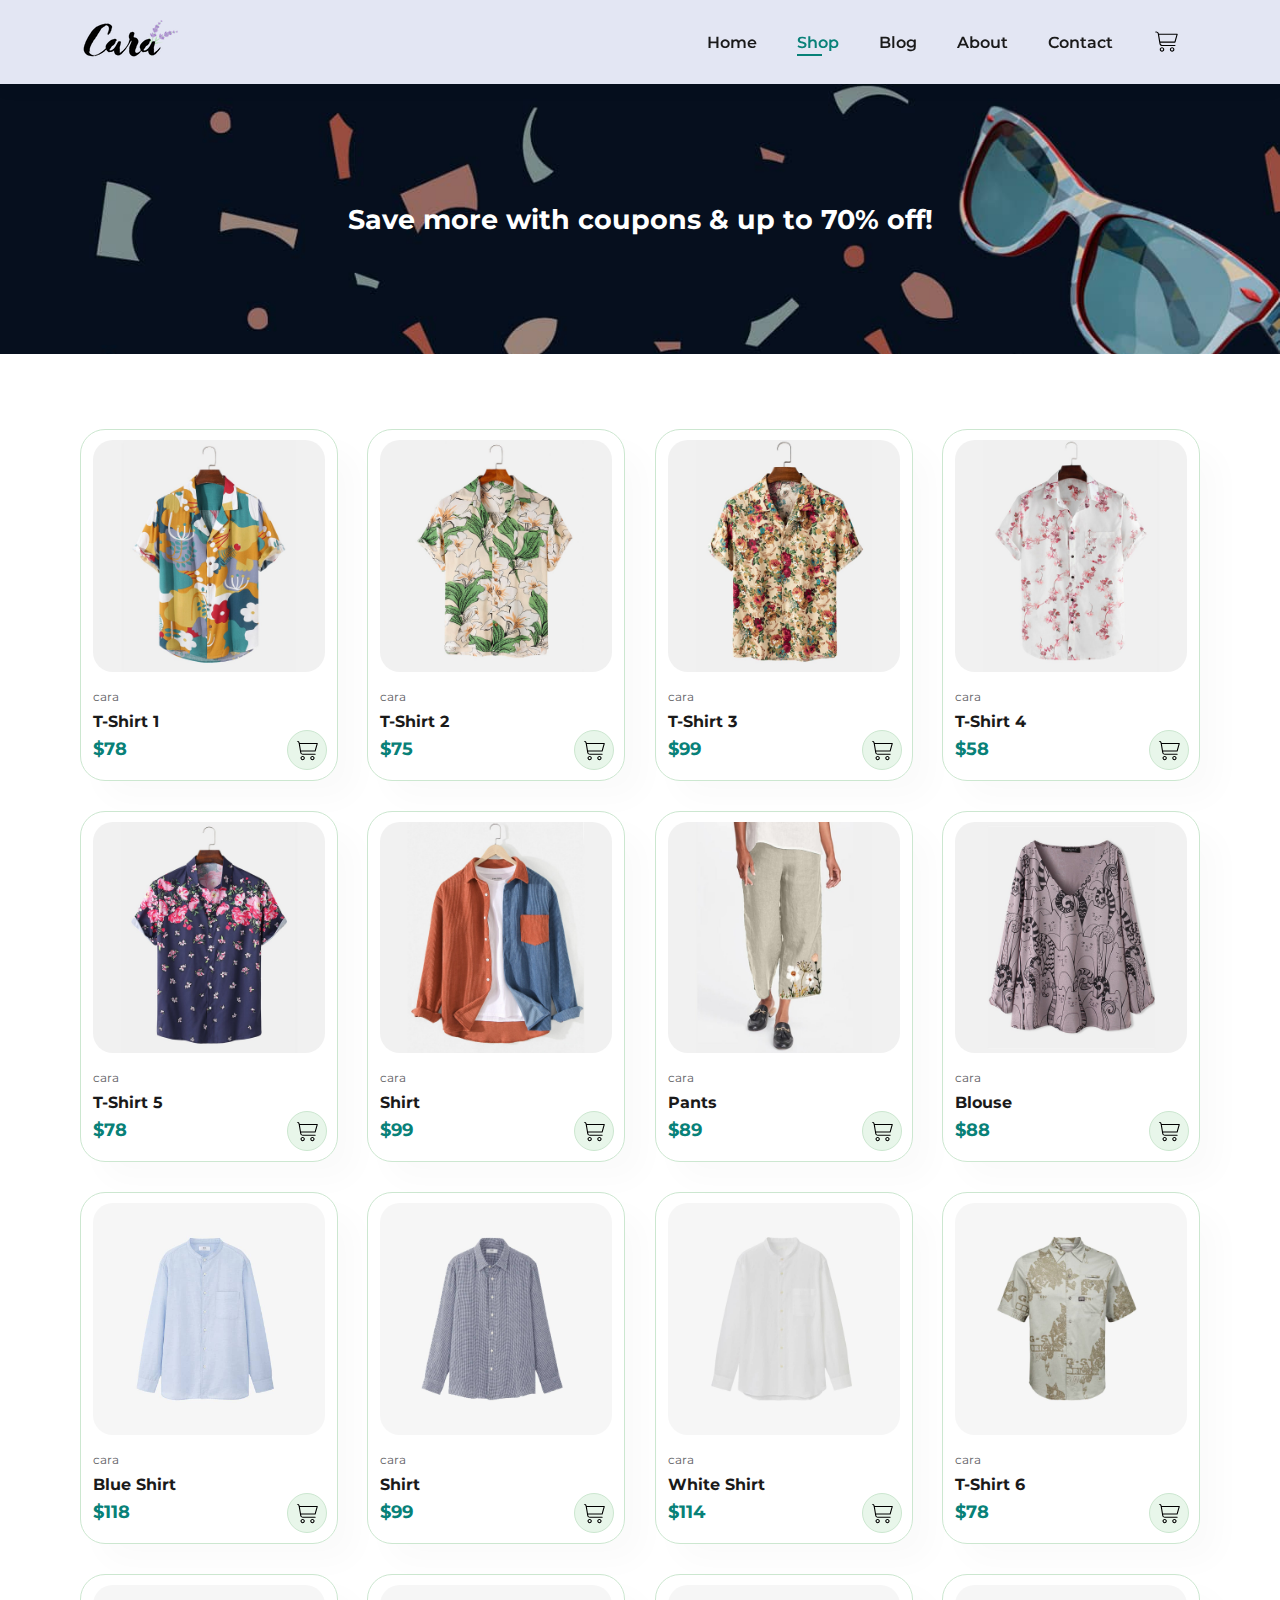
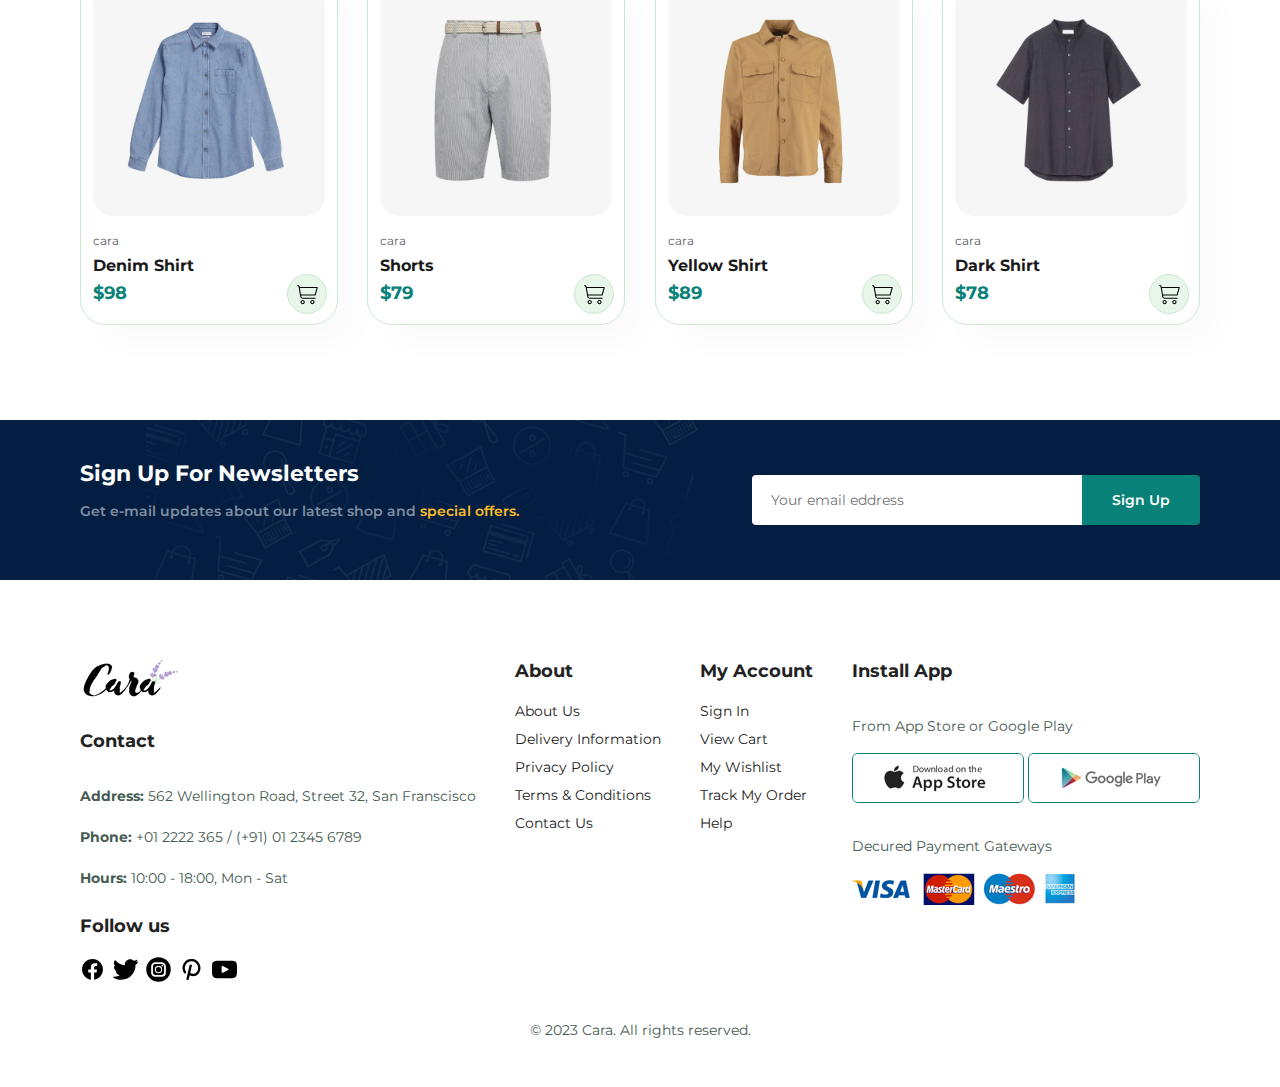
<file: shop.html>
<!DOCTYPE html>
<html lang="en">

<head>
    <meta charset="UTF-8">
    <meta name="viewport" content="width=device-width, initial-scale=1.0">
    <title>Ecommerce Website</title>
    <link rel="stylesheet" href="style.css">
</head>

<body>

    <nav>
        <a href="index.html"><img src="/img/logo.png" alt="logo image" class="logo"></a>
        <ul id="navbar">
            <li><a href="index.html">Home</a></li>
            <li><a class="active" href="shop.html">Shop</a></li>
            <li><a href="blog.html">Blog</a></li>
            <li><a href="about.html">About</a></li>
            <li><a href="contact.html">Contact</a></li>
            <li id="lg-cart"><a href="cart.html"><img src="./img/icons/shopping-cart.svg" alt="cart icon" class="icon cart-icon"></a></li>
            <a href="#" id="close">✖</a>
        </ul>
        <div id="mobile">
            <a href="cart.html"><img src="./img/icons/shopping-cart.svg" alt="cart icon" class="icon cart-icon"></a>
            <img src="./img/icons/hamburger-menu-icon.svg" alt="" class="icon" id="bar">
        </div>
    </nav>

    <section id="page-header">
        <h3>Save more with coupons & up to 70% off!</h3>
    </section>

    <section id="product1" class="section-p1">
        <div class="products-container">
            <div class="product" id="1">
                <img src="./img/products/f1.jpg" alt="shirt">
                <div class="description">
                    <span>cara</span>
                    <h5>T-Shirt 1</h5>
                    <h4>$78</h4>
                </div>
                <button class="add-btn"><img src="./img/icons/shopping-cart.svg" alt="shopping cart icon" class="icon">
                </button>
            </div>
            <div class="product" id="2">
                <img src="./img/products/f2.jpg" alt="shirt">
                <div class="description">
                    <span>cara</span>
                    <h5>T-Shirt 2</h5>
                    <h4>$75</h4>
                </div>
                <button class="add-btn"><img src="./img/icons/shopping-cart.svg" alt="shopping cart icon" class="icon">
                </button>
            </div>
            <div class="product" id="3">
                <img src="./img/products/f3.jpg" alt="shirt">
                <div class="description">
                    <span>cara</span>
                    <h5>T-Shirt 3</h5>
                    <h4>$99</h4>
                </div>
                <button class="add-btn"><img src="./img/icons/shopping-cart.svg" alt="shopping cart icon" class="icon">
                </button>
            </div>
            <div class="product" id="4">
                <img src="./img/products/f4.jpg" alt="shirt">
                <div class="description">
                    <span>cara</span>
                    <h5>T-Shirt 4</h5>
                    <h4>$58</h4>
                </div>
                <button class="add-btn"><img src="./img/icons/shopping-cart.svg" alt="shopping cart icon" class="icon">
                </button>
            </div>
            <div class="product" id="5">
                <img src="./img/products/f5.jpg" alt="shirt">
                <div class="description">
                    <span>cara</span>
                    <h5>T-Shirt 5</h5>
                    <h4>$78</h4>
                </div>
                <button class="add-btn"><img src="./img/icons/shopping-cart.svg" alt="shopping cart icon" class="icon">
                </button>
            </div>
            <div class="product" id="6">
                <img src="./img/products/f6.jpg" alt="shirt">
                <div class="description">
                    <span>cara</span>
                    <h5>Shirt</h5>
                    <h4>$99</h4>
                </div>
                <button class="add-btn"><img src="./img/icons/shopping-cart.svg" alt="shopping cart icon" class="icon">
                </button>
            </div>
            <div class="product" id="7">
                <img src="./img/products/f7.jpg" alt="shirt">
                <div class="description">
                    <span>cara</span>
                    <h5>Pants</h5>
                    <h4>$89</h4>
                </div>
                <button class="add-btn"><img src="./img/icons/shopping-cart.svg" alt="shopping cart icon" class="icon">
                </button>
            </div>
            <div class="product" id="8">
                <img src="./img/products/f8.jpg" alt="shirt">
                <div class="description">
                    <span>cara</span>
                    <h5>Blouse</h5>
                    <h4>$88</h4>
                </div>
                <button class="add-btn"><img src="./img/icons/shopping-cart.svg" alt="shopping cart icon" class="icon">
                </button>
            </div>
        <div class="product" id="9">
            <img src="./img/products/n1.jpg" alt="shirt">
            <div class="description">
                <span>cara</span>
                <h5>Blue Shirt</h5>
                <h4>$118</h4>
            </div>
            <button class="add-btn"><img src="./img/icons/shopping-cart.svg" alt="shopping cart icon" class="icon">
            </button>
        </div>
        <div class="product" id="10">
            <img src="./img/products/n2.jpg" alt="shirt">
            <div class="description">
                <span>cara</span>
                <h5>Shirt</h5>
                <h4>$99</h4>
            </div>
            <button class="add-btn"><img src="./img/icons/shopping-cart.svg" alt="shopping cart icon" class="icon">
            </button>
        </div>
        <div class="product" id="11">
            <img src="./img/products/n3.jpg" alt="shirt">
            <div class="description">
                <span>cara</span>
                <h5>White Shirt</h5>
                <h4>$114</h4>
            </div>
            <button class="add-btn"><img src="./img/icons/shopping-cart.svg" alt="shopping cart icon" class="icon">
            </button>
        </div>
        <div class="product" id="12">
            <img src="./img/products/n4.jpg" alt="shirt">
            <div class="description">
                <span>cara</span>
                <h5>T-Shirt 6</h5>
                <h4>$78</h4>
            </div>
            <button class="add-btn"><img src="./img/icons/shopping-cart.svg" alt="shopping cart icon" class="icon">
            </button>
        </div>
        <div class="product" id="13">
            <img src="./img/products/n5.jpg" alt="shirt">
            <div class="description">
                <span>cara</span>
                <h5>Denim Shirt</h5>
                <h4>$98</h4>
            </div>
            <button class="add-btn"><img src="./img/icons/shopping-cart.svg" alt="shopping cart icon" class="icon">
            </button>
        </div>
        <div class="product" id="14">
            <img src="./img/products/n6.jpg" alt="shirt">
            <div class="description">
                <span>cara</span>
                <h5>Shorts</h5>
                <h4>$79</h4>
            </div>
            <button class="add-btn"><img src="./img/icons/shopping-cart.svg" alt="shopping cart icon" class="icon">
            </button>
        </div>
        <div class="product" id="15">
            <img src="./img/products/n7.jpg" alt="shirt">
            <div class="description">
                <span>cara</span>
                <h5>Yellow Shirt</h5>
                <h4>$89</h4>
            </div>
            <button class="add-btn"><img src="./img/icons/shopping-cart.svg" alt="shopping cart icon" class="icon">
            </button>
        </div>
        <div class="product" id="16">
            <img src="./img/products/n8.jpg" alt="shirt">
            <div class="description">
                <span>cara</span>
                <h5>Dark Shirt</h5>
                <h4>$78</h4>
            </div>
            <button class="add-btn"><img src="./img/icons/shopping-cart.svg" alt="shopping cart icon" class="icon">
            </button>
        </div>
    </div>
    </section>

    <section id="newsletter" class="section-p1 section-m1">
        <div class="newstext">
            <h4>Sign Up For Newsletters</h4>
            <p>Get e-mail updates about our latest shop and <span>special offers.</span</p>
        </div>
        <div class="form">
            <input type="text" placeholder="Your email eddress">
            <button class="normal">Sign Up</button>
        </div>
    </section>

    <footer class="section-p1">
        <div class="col">
            <img src="./img/logo.png" alt="logo" class="logo">
            <h4>Contact</h4>
            <p><strong>Address:</strong> 562 Wellington Road, Street 32, San Franscisco</p>
            <p><strong>Phone:</strong> +01 2222 365 / (+91) 01 2345 6789</p>
            <p><strong>Hours:</strong> 10:00 - 18:00, Mon - Sat</p>
            <div class="follow">
                <h4>Follow us</h4>
                <div class="icons">
                    <img src="./img/icons/facebook-circle.svg" alt="" class="icon">
                    <img src="./img/icons/twitter.svg" alt="" class="icon">
                    <img src="./img/icons/Instagram-Icon-09hnmc.svg" alt="" class="icon">
                    <img src="./img/icons/pinterest-logo-bold.svg" alt="" class="icon">
                    <img src="./img/icons/YouTube-Icon-Almost-Black-Logo.wine.svg" alt="" class="icon">
                </div>
            </div>
        </div>
        <div class="col">
            <h4>About</h4>
            <a href="#">About Us</a>
            <a href="#">Delivery Information</a>
            <a href="#">Privacy Policy</a>
            <a href="#">Terms & Conditions</a>
            <a href="#">Contact Us</a>
        </div>
        <div class="col">
            <h4>My Account</h4>
            <a href="#">Sign In</a>
            <a href="#">View Cart</a>
            <a href="#">My Wishlist</a>
            <a href="#">Track My Order</a>
            <a href="#">Help</a>
        </div>
        <div class="col install">
            <h4>Install App</h4>
            <p>From App Store or Google Play</p>
            <div class="row">
                <img src="./img/pay/app.jpg" alt="download on the app store">
                <img src="./img/pay/play.jpg" alt="Download on the google play">
            </div>
            <p>Decured Payment Gateways</p>
            <img src="./img/pay/pay.png" alt="">
        </div>
        <div class="copyright">
            <p>© 2023 Cara. All rights reserved.</p>
        </div>
    </footer>

    <script src="script.js"></script>
</body>

</html>
</file>
<file: style.css>
@import url("https://fonts.googleapis.com/css2?family=Montserrat:wght@100;200;300;400;500;600;700;800;900&display=swap");

* {
    margin: 0;
    padding: 0;
    box-sizing: border-box;
    font-family: "Montserrat", sans-serif;
}

body {
    width: 100%;
}

h1 {
    font-size: 50px;
    line-height: 64px;
    color: #222;
}

h2 {
    font-size: 46px;
    line-height: 54px;
    color: #222;
}

h4 {
    font-size: 20px;
    color: #222;
}

h6 {
    font-weight: 700;
    font-size: 12px;
}

p {
    font-size: 16px;
    color: #465b52;
    margin: 15px 0 20px 0;
}

.section-p1 {
    padding: 40px 80px;
}

.section-m1 {
    margin: 40px 0;
}

.icon {
    height: 27px;
    width: 27px;
    display: inline-block;
}

button.normal {
    font-size: 14px;
    font-weight: 600;
    padding: 15px 30px;
    color: #000;
    background-color: #fff;
    border: none;
    border-radius: 4px;
    cursor: pointer;
    outline: none;
    transition: 0.2s;
}

button.white {
    font-size: 13px;
    font-weight: 600;
    padding: 11px 18px;
    color: #fff;
    background-color: transparent;
    border: 1px solid #fff;
    cursor: pointer;
    outline: none;
    transition: 0.2s;
}

/* Navigation */

nav {
    display: flex;
    align-items: center;
    justify-content: space-between;
    padding: 20px 80px;
    background-color: #e3e6f3;
    box-shadow: 0 5px 15px rgb(0, 0, 0, 0.06);
    z-index: 999;
    position: sticky;
    top: 0;
    left: 0;
}

#navbar {
    display: flex;
    align-items: center;
    justify-content: center;
}

#navbar li {
    list-style: none;
    padding: 0 20px;
    position: relative;
}

#navbar li a {
    text-decoration: none;
    font-size: 16px;
    font-weight: 600;
    color: #1a1a1a;
    transition: 0.3s ease;
}

#navbar li a:hover,
#navbar li a.active {
    color: #088178;
}

#navbar li a.active::after,
#navbar li a:hover::after {
    content: "";
    width: 30%;
    height: 2px;
    background-color: #088178;
    position: absolute;
    bottom: -4px;
    left: 20px;
}

.cart-icon {
    margin-top: 2px;
}

#navbar #lg-cart a:hover::after {
    content: "";
    width: 0;
}

#mobile {
    display: none;
    align-items: center;
}

#close {
    display: none;
}

/* Home Page */

#hero {
    background-image: url("./img/hero.png");
    height: 90vh;
    width: 100%;
    background-position: top 25% right 0;
    padding: 0 80px;
    display: flex;
    flex-direction: column;
    align-items: flex-start;
    justify-content: center;
}

#hero h4 {
    padding-bottom: 15px;
}

#hero h1 {
    color: #088178;
}

#hero button {
    background-image: url("./img/button.png");
    background-color: transparent;
    color: #088178;
    border: 0;
    padding: 14px 80px 24px 65px;
    background-repeat: no-repeat;
    cursor: pointer;
    font-weight: 700;
    font-size: 15px;
}

/* Features */

#feature {
    display: flex;
    align-items: center;
    justify-content: space-between;
    flex-wrap: wrap;
}

#feature .feature-box {
    width: 180px;
    text-align: center;
    padding: 25px 15px;
    box-shadow: 20px 20px 34px rgb(0, 0, 0, 0.03);
    border: 1px solid #cce7d0;
    border-radius: 4px;
    margin: 15px 0;
}

#feature .feature-box:hover {
    box-shadow: 10px 10px 54px rgb(70, 62, 221, 0.1);
}

#feature .feature-box h6 {
    padding: 9px 8px 6px 8px;
    display: inline-block;
    line-height: 1;
    border-radius: 4px;
    color: #088178;
    background-color: #fddde4;
}

#feature .feature-box:nth-child(2) h6 {
    background-color: #cdebbc;
}

#feature .feature-box:nth-child(3) h6 {
    background-color: #d1e8f2;
}

#feature .feature-box:nth-child(4) h6 {
    background-color: #cdd4f8;
}

#feature .feature-box:nth-child(5) h6 {
    background-color: #f6dbf6;
}

#feature .feature-box:nth-child(6) h6 {
    background-color: #fff2e5;
}

#feature .feature-box img {
    width: 100%;
    margin-bottom: 10px;
}

/* Featured Products*/

#product1 {
    text-align: center;
}

#product1 .products-container {
    display: flex;
    justify-content: space-between;
    padding-top: 20px;
    flex-wrap: wrap;
}

#product1 .product {
    width: 23%;
    min-width: 250px;
    padding: 10px 12px;
    border: 1px solid #cce7d0;
    border-radius: 25px;
    cursor: pointer;
    box-shadow: 20px 20px 30px rgb(0, 0, 0, 0.02);
    margin: 15px 0;
    transition: 0.2s ease;
    position: relative;
}

#product1 .product:hover {
    box-shadow: 20px 20px 30px rgb(0, 0, 0, 0.06);
}

#product1 .product img {
    width: 100%;
    border-radius: 20px;
}

#product1 .product .description {
    text-align: start;
    padding: 10px 0;
}

#product1 .product .description span {
    color: #606063;
    font-size: 12px;
}

#product1 .product .description h5 {
    padding-top: 7px;
    color: #1a1a1a;
    font-size: 16px;
}

#product1 .product .description h4 {
    padding-top: 7px;
    font-size: 18px;
    font-weight: 700;
    color: #088178;
}

.add-btn {
    width: 40px;
    height: 40px;
    background-color: #e8f6ea;
    padding: 6px;
    border: 1px solid #cce7d0;
    position: absolute;
    bottom: 10px;
    right: 10px;
    border-radius: 50%;
    z-index: 3;
    cursor: pointer;
    transition: all 0.1s;
}

.add-btn:hover {
    background-color: #e8f6ea;
    width: 42px;
    height: 42px;
    bottom: 9px;
    right: 9px;
}

.add-btn:active {
    background-color: #47ada6;
    width: 40px;
    height: 40px;
}

/* Banner */

#banner {
    display: flex;
    flex-direction: column;
    justify-content: center;
    align-items: center;
    text-align: center;
    background-image: url("./img/banner/b2.jpg");
    width: 100%;
    height: 40vh;
    background-size: cover;
    background-position: center;
}

#banner h4 {
    color: #fff;
    font-size: 16px;
}

#banner h2 {
    color: #fff;
    font-size: 30px;
    padding: 10px 0;
}

#banner h2 span {
    color: #ef3636;
}

#banner button:hover {
    background-color: #088178;
    color: #fff;
}

#sm-banner {
    display: flex;
    justify-content: space-around;
    flex-wrap: wrap;
}

#sm-banner .banner-box {
    display: flex;
    flex-direction: column;
    justify-content: center;
    align-items: flex-start;
    background-image: url("./img/banner/b17.jpg");
    min-width: 580px;
    height: 50vh;
    background-size: cover;
    background-position: center;
    padding: 30px;
}

#sm-banner .banner-box2 {
    background-image: url("./img/banner/b10.jpg");
}

#sm-banner h4 {
    color: #fff;
    font-size: 20px;
    font-weight: 300;
}

#sm-banner h2 {
    color: #fff;
    font-size: 28px;
    font-weight: 800;
}

#sm-banner span {
    color: #fff;
    font-size: 14px;
    font-weight: 500;
    padding-bottom: 15px;
}

#sm-banner .banner-box:hover button {
    background-color: #088178;
    border: 1px soild #088178;
}

#banner3 {
    display: flex;
    justify-content: space-between;
    flex-wrap: wrap;
    padding: 0 80px;
}

#banner3 .banner-box {
    display: flex;
    flex-direction: column;
    justify-content: center;
    align-items: flex-start;
    background-image: url("./img/banner/b7.jpg");
    min-width: 30%;
    height: 30vh;
    background-size: cover;
    background-position: center;
    padding: 20px;
    margin-bottom: 20px;
}

#banner3 .banner-box2 {
    background-image: url("./img/banner/b4.jpg");
}

#banner3 .banner-box3 {
    background-image: url("./img/banner/b18.jpg");
}

#banner3 h2 {
    color: #fff;
    font-weight: 900;
    font-size: 22px;
}

#banner3 h3 {
    color: #ec544e;
    font-weight: 800;
    font-size: 16px;
}

#newsletter {
    display: flex;
    justify-content: space-between;
    align-items: center;
    flex-wrap: wrap;
    background-image: url("./img/banner/b14.png");
    background-repeat: no-repeat;
    background-position: 20% 30%;
    background-color: #041e42;
}

#newsletter h4 {
    font-size: 22px;
    font-weight: 700;
    color: #fff;
}

#newsletter p {
    font-size: 14px;
    font-weight: 600;
    color: #818ea0;
}

#newsletter p span {
    color: #ffbd27;
}

#newsletter .form {
    display: flex;
    width: 40%;
}

#newsletter input {
    height: 3.125rem;
    padding: 0 1.25em;
    font-size: 14px;
    width: 100%;
    border: 1px solid transparent;
    border-radius: 4px;
    outline: none;
    border-top-right-radius: 0;
    border-bottom-right-radius: 0;
}

#newsletter button {
    background-color: #088178;
    color: #fff;
    white-space: nowrap;
    border-top-left-radius: 0;
    border-bottom-left-radius: 0;
}

/* Footer */

footer {
    display: flex;
    flex-wrap: wrap;
    justify-content: space-between;
}

footer .col {
    display: flex;
    flex-direction: column;
    align-items: flex-start;
    margin-bottom: 20px;
}

footer .logo {
    margin-bottom: 30px;
}

footer h4 {
    font-size: 18px;
    padding-bottom: 20px;
}

footer p {
    font-size: 14px;
    margin-bottom: 8px;
}

footer a {
    font-size: 14px;
    text-decoration: none;
    color: #222;
    margin-bottom: 10px;
}

footer .icon {
    height: 25px;
    width: 25px;
    margin-right: 4px;
    cursor: pointer;
}

footer .follow {
    margin-top: 20px;
}

footer .install .row img {
    border: 1px solid #088178;
    border-radius: 6px;
}

footer .install img {
    margin: 10px 0 15px 0;
}

footer a:hover {
    color: #088178;
}

footer .copyright {
    width: 100%;
    text-align: center;
}

/* Shop Page */

#page-header {
    background-image: url("img/banner/b2.jpg");
    width: 100%;
    height: 30vh;
    background-size: cover;
    display: flex;
    flex-direction: column;
    justify-content: center;
    align-items: center;
    text-align: center;
}

#page-header h3 {
    color: #fff;
    font-size: 27px;
}

/* Blog Page */

#page-header h2 {
    color: #fff;
    font-size: 38px;
}

#page-header p {
    color: #fff;
}

#page-header.blog-header {
    background-image: url("img/banner/b19.jpg");
}

#blog {
    padding: 150px 150px 0 150px;
}

#blog .blog-box {
    display: flex;
    align-items: center;
    width: 100%;
    position: relative;
    padding-bottom: 90px;
}

#blog .blog-image {
    width: 50%;
    margin-right: 40px;
}

#blog img {
    width: 100%;
    height: 300px;
    object-fit: cover;
}

#blog .blog-details {
    width: 50%;
}

#blog .blog-details a {
    text-decoration: none;
    font-size: 12px;
    color: #000;
    font-weight: 700;
    position: relative;
    transition: 0.3s;
}

#blog .blog-details a::after {
    content: "";
    width: 50px;
    height: 2px;
    background-color: #000;
    position: absolute;
    top: 6px;
    right: -60px;
}

#blog .blog-details a:hover {
    color: #088178;
}

#blog .blog-details a:hover::after {
    background-color: #088178;
}

#blog .blog-box h2 {
    position: absolute;
    z-index: -5;
    top: -44px;
    left: 0;
    font-size: 70px;
    font-weight: 700;
    color: #c9cbce;
}

/* About Page */

#page-header.about-header {
    background-image: url("img/about/banner.png");
}

#about-head {
    display: flex;
    align-items: center;
}

#about-head img {
    width: 50%;
    height: auto;
}

#about-head div {
    padding-left: 40px;
}

#about-app {
    text-align: center;
}

#about-app .video {
    width: 70%;
    height: 100%;
    margin: 30px auto 0 auto;
}

#about-app .video video {
    width: 100%;
    height: 100%;
    border-radius: 20px;
}

/*  Contact Page */

#contact-details {
    display: flex;
    align-items: center;
    justify-content: space-between;
}

#contact-details .details {
    width: 50%;
}

#contact-details .details span,
#form-details form span {
    font-size: 13px;
}

#contact-details .details h2,
#form-details form h2 {
    font-size: 30px;
    line-height: 35px;
    padding: 20px 0;
}

#contact-details .details h3 {
    font-size: 18px;
    padding-bottom: 15px;
}

#contact-details .map {
    width: 55%;
    height: 400px;
}

#contact-details .map iframe {
    width: 100%;
    height: 100%;
}

#form-details {
    display: flex;
    justify-content: space-between;
    margin: 30px;
    padding: 80px;
    border: 1px solid #e1e1e1;
}

#form-details form {
    width: 65%;
    display: flex;
    flex-direction: column;
    align-items: flex-start;
}

#form-details form input,
#form-details form textarea {
    width: 100%;
    padding: 12px 15px;
    outline: none;
    margin-bottom: 20px;
    border: 1px solid #e1e1e1;
}

#form-details form button {
    background-color: #088178;
    color: #fff;
}

#form-details .people div {
    padding-bottom: 25px;
    display: flex;
    align-items: flex-start;
}

#form-details .people div img {
    width: 65px;
    height: 65px;
    object-fit: cover;
    margin-right: 15px;
}

#form-details .people div p {
    margin: 0;
    font-size: 14px;
    line-height: 25px;
}

#form-details .people div p span {
    display: block;
    font-size: 17px;
    font-weight: 600;
    color: #000;
}

/* Cart Page */
#cart {
    max-width: 1100px;
    margin: 0 auto;
}
.btn {
    text-align: center;
    vertical-align: middle;
    padding: 0.67em;
    cursor: pointer;
}

.cart-header {
    font-weight: bold;
    font-size: 1.25em;
    color: #333;
}

.btn-primary {
    color: white;
    background-color: #66a09d;
    border: none;
    border-radius: 0.3em;
    font-weight: bold;
}

.btn-primary:hover {
    background-color: #088178;
}

.cart-column {
    display: flex;
    align-items: center;
    border-bottom: 1px solid black;
    margin-right: 1.5em;
    padding-bottom: 10px;
    margin-top: 10px;
}

.cart-row {
    display: flex;
}

.cart-item {
    width: 45%;
}

.cart-price {
    width: 20%;
    font-size: 1.2em;
    color: #333;
}

.cart-quantity {
    width: 35%;
}

.cart-item-title {
    color: #333;
    margin-left: 0.5em;
    font-size: 1.2em;
}

.cart-item-image {
    width: 75px;
    height: auto;
    border-radius: 10px;
}

.btn-danger {
    color: white;
    background-color: #eb5757;
    border: none;
    border-radius: 0.3em;
    font-weight: bold;
}

.btn-danger:hover {
    background-color: #cc4c4c;
}

.cart-quantity-input {
    height: 34px;
    width: 50px;
    border-radius: 5px;
    border: 1px solid #088178;
    background-color: #eee;
    color: #333;
    padding: 0;
    text-align: center;
    font-size: 1.2em;
    margin-right: 25px;
}

.cart-row:last-child {
    border-bottom: 1px solid black;
}

.cart-row:last-child .cart-column {
    border: none;
}

.cart-total {
    text-align: end;
    margin-top: 10px;
    margin-right: 10px;
}

.cart-total-title {
    font-weight: bold;
    font-size: 1.5em;
    color: black;
    margin-right: 20px;
}

.cart-total-price {
    color: #333;
    font-size: 1.5em;
}

.btn-purchase {
    display: block;
    margin: 40px auto 80px auto;
    font-size: 1.75em;
}

.hidden {
    display: none;
}

#cart h4 {
    text-align: center;
}

/* Media Query */

@media screen and (max-width: 1024px) {
    #banner3 {
        padding: 0 40px;
    }

    #banner3 .banner-box {
        width: 28%;
    }

    #sm-banner .banner-box2 {
        margin-top: 20px;
    }
}

@media screen and (max-width: 768px) {
    .section-p1 {
        padding: 40px;
    }

    #navbar {
        display: flex;
        flex-direction: column;
        align-items: flex-start;
        justify-content: flex-start;
        position: fixed;
        top: 0;
        right: -300px;
        height: 100vh;
        width: 300px;
        background-color: #e3e6f3;
        box-shadow: 0 40px 60px rgba(0, 0, 0, 0.1);
        padding: 80px 0 0 10px;
        transition: 0.3s;
    }

    #navbar.active {
        right: 0px;
    }

    #navbar li {
        margin-bottom: 25px;
    }

    #mobile {
        display: flex;
    }

    #bar {
        cursor: pointer;
        height: 25px;
        width: 25px;
    }

    .cart-icon {
        margin-right: 15px;
        margin-top: 4px;
        height: 30px;
        width: 30px;
    }

    #close {
        text-decoration: none;
        display: inline;
        color: #343434;
        font-size: 30px;
        position: absolute;
        left: 30px;
        top: 30px;
    }

    #lg-cart {
        display: none;
    }

    #hero {
        height: 70vh;
        padding: 0 80px;
        background-position: top 30% right 30%;
    }

    #feature {
        justify-content: center;
    }

    #feature .feature-box {
        margin: 15px;
    }

    #product1 .products-container {
        justify-content: center;
    }

    #product1 .product {
        margin: 15px;
    }

    #banner {
        height: 20vh;
    }

    #sm-banner .banner-box {
        min-width: 100%;
        height: 30vh;
    }

    #banner3 .banner-box {
        width: 100%;
    }

    #newsletter .form {
        width: 70%;
    }

    /* Contact page */

    #form-details {
        padding: 30px;
    }

    #form-details form {
        width: 50%;
    }

    /* Cart Page */

    .cart-row {
        display: flex;
        flex-direction: column;
        width: 90%;
        margin: 0 auto;
    }
    
    .cart-row .cart-header {
        display: none;
    }

    .cart-item {
        width: 100%;
        display: flex;
        flex-direction: column;
    }

    .cart-item img {
        width: 100%;
        height: auto;
        margin-bottom: 20px;
    }

    .cart-item-title {
        font-size: 22px;
        font-weight: 500;
    }

    .cart-column {
        border-bottom: none;
    }

    .cart-quantity {
        margin-bottom: 30px;
    }
}

@media screen and (max-width: 425px) {
    .section-p1 {
        padding: 20px;
    }

    nav {
        padding: 10px 30px;
    }

    #hero {
        padding: 0 20px;
        background-position: 55%;
    }

    h2 {
        font-size: 32px;
    }

    h1 {
        font-size: 38px;
    }

    #feature {
        justify-content: space-between;
    }

    #feature .feature-box {
        width: 155px;
        margin: 0 0 15px 0;
    }

    #product1 .product {
        width: 100%;
    }

    #banner {
        height: 40vh;
    }

    #sm-banner .banner-box {
        height: 40vh;
    }

    #banner3 {
        padding: 0 20px;
    }

    #newsletter {
        padding: 40px 20px;
    }

    #newsletter .form {
        width: 100%;
    }

    /* Blog Page */

    #blog {
        padding: 100px 20px 0 20px;
    }

    #blog .blog-box {
        display: flex;
        flex-direction: column;
        align-items: start;
    }

    #blog .blog-image {
        width: 100%;
        margin-right: 0px;
        margin-bottom: 30px;
    }

    #blog .blog-details {
        width: 100%;
    }

    /* About Page */

    #about-head {
        flex-direction: column;
    }

    #about-head img {
        width: 100%;
        margin-bottom: 20px;
    }

    #about-head div {
        padding-left: 0px;
    }

    #about-app .video {
        width: 100%;
    }

    /* Contact Page */
    #contact-details {
        display: flex;
        flex-direction: column;
    }

    #contact-details .details {
        width: 100%;
        margin-bottom: 30px;
    }

    #contact-details .map {
        width: 100%;
    }

    #form-details {
        margin: 10px;
        padding: 30px 10px;
        flex-wrap: wrap;
    }

    #form-details form {
        width: 100%;
        margin-bottom: 30px;
    }

}
</file>
